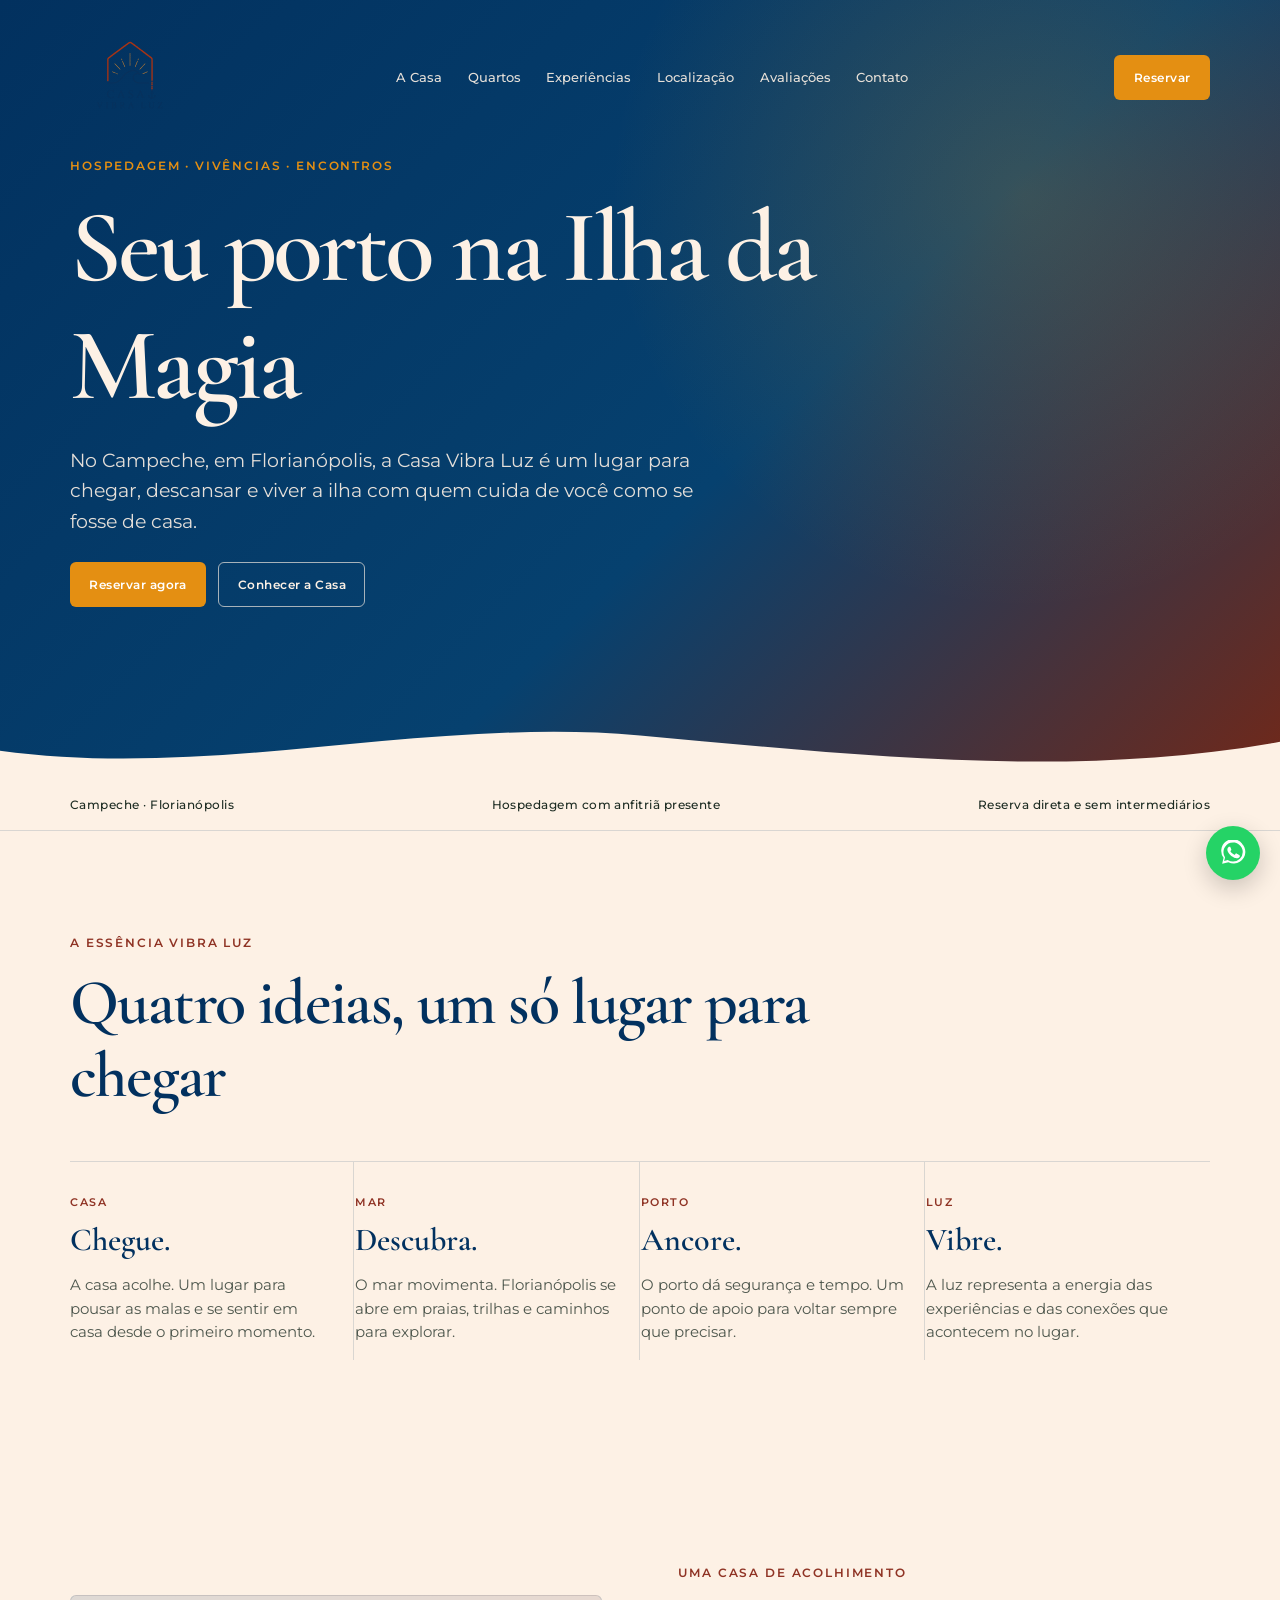
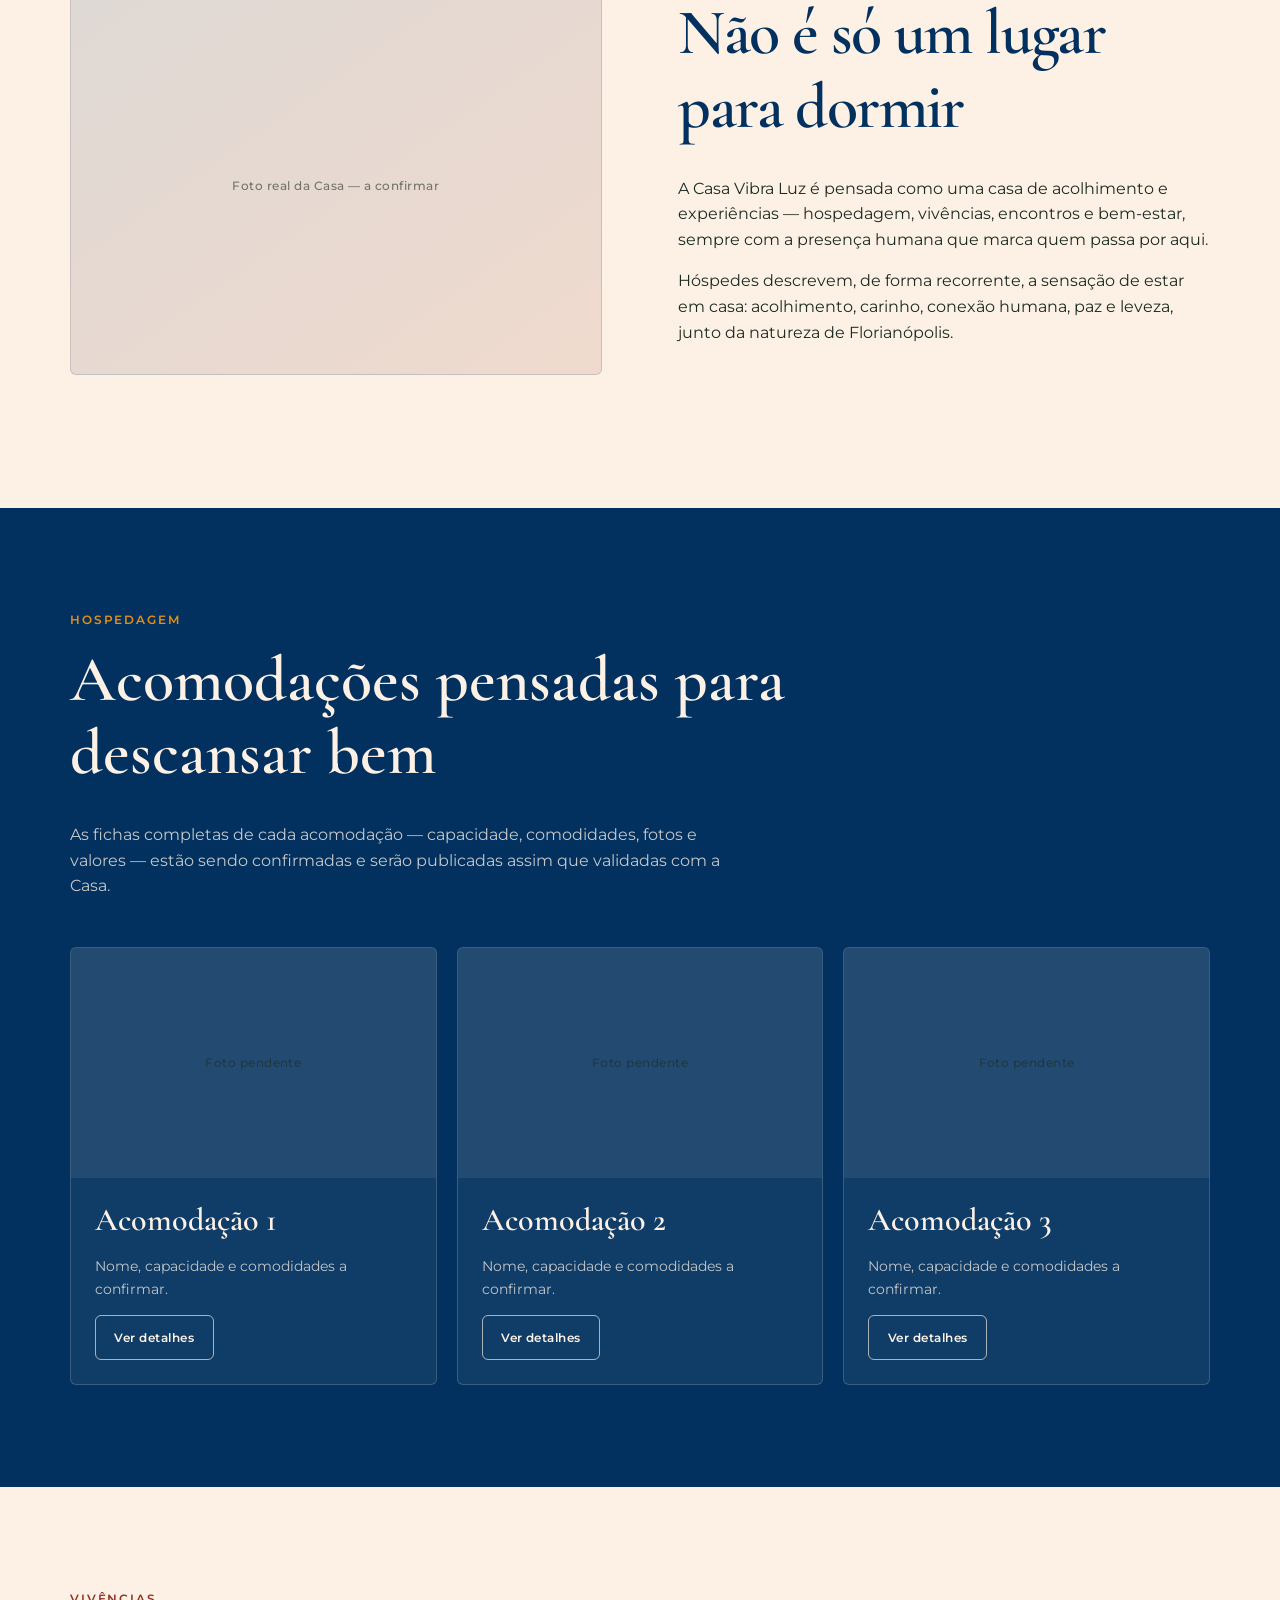
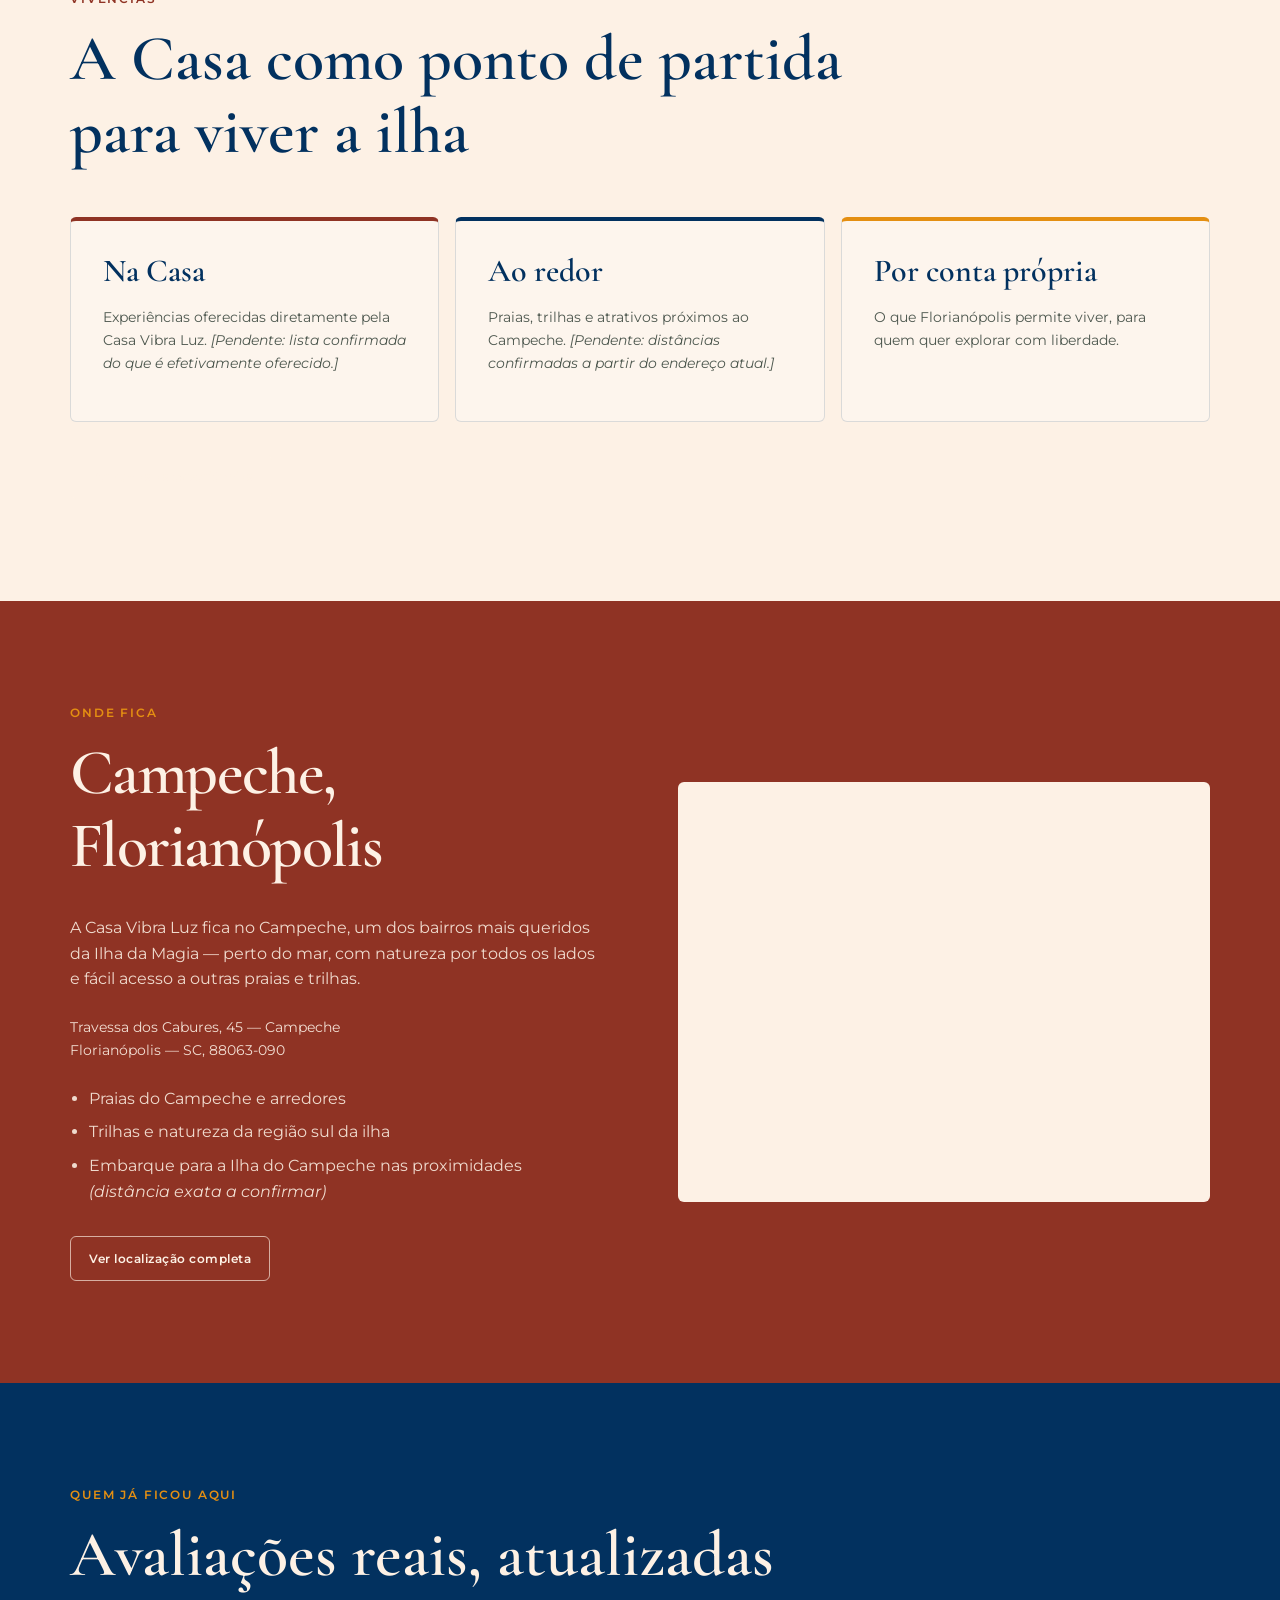
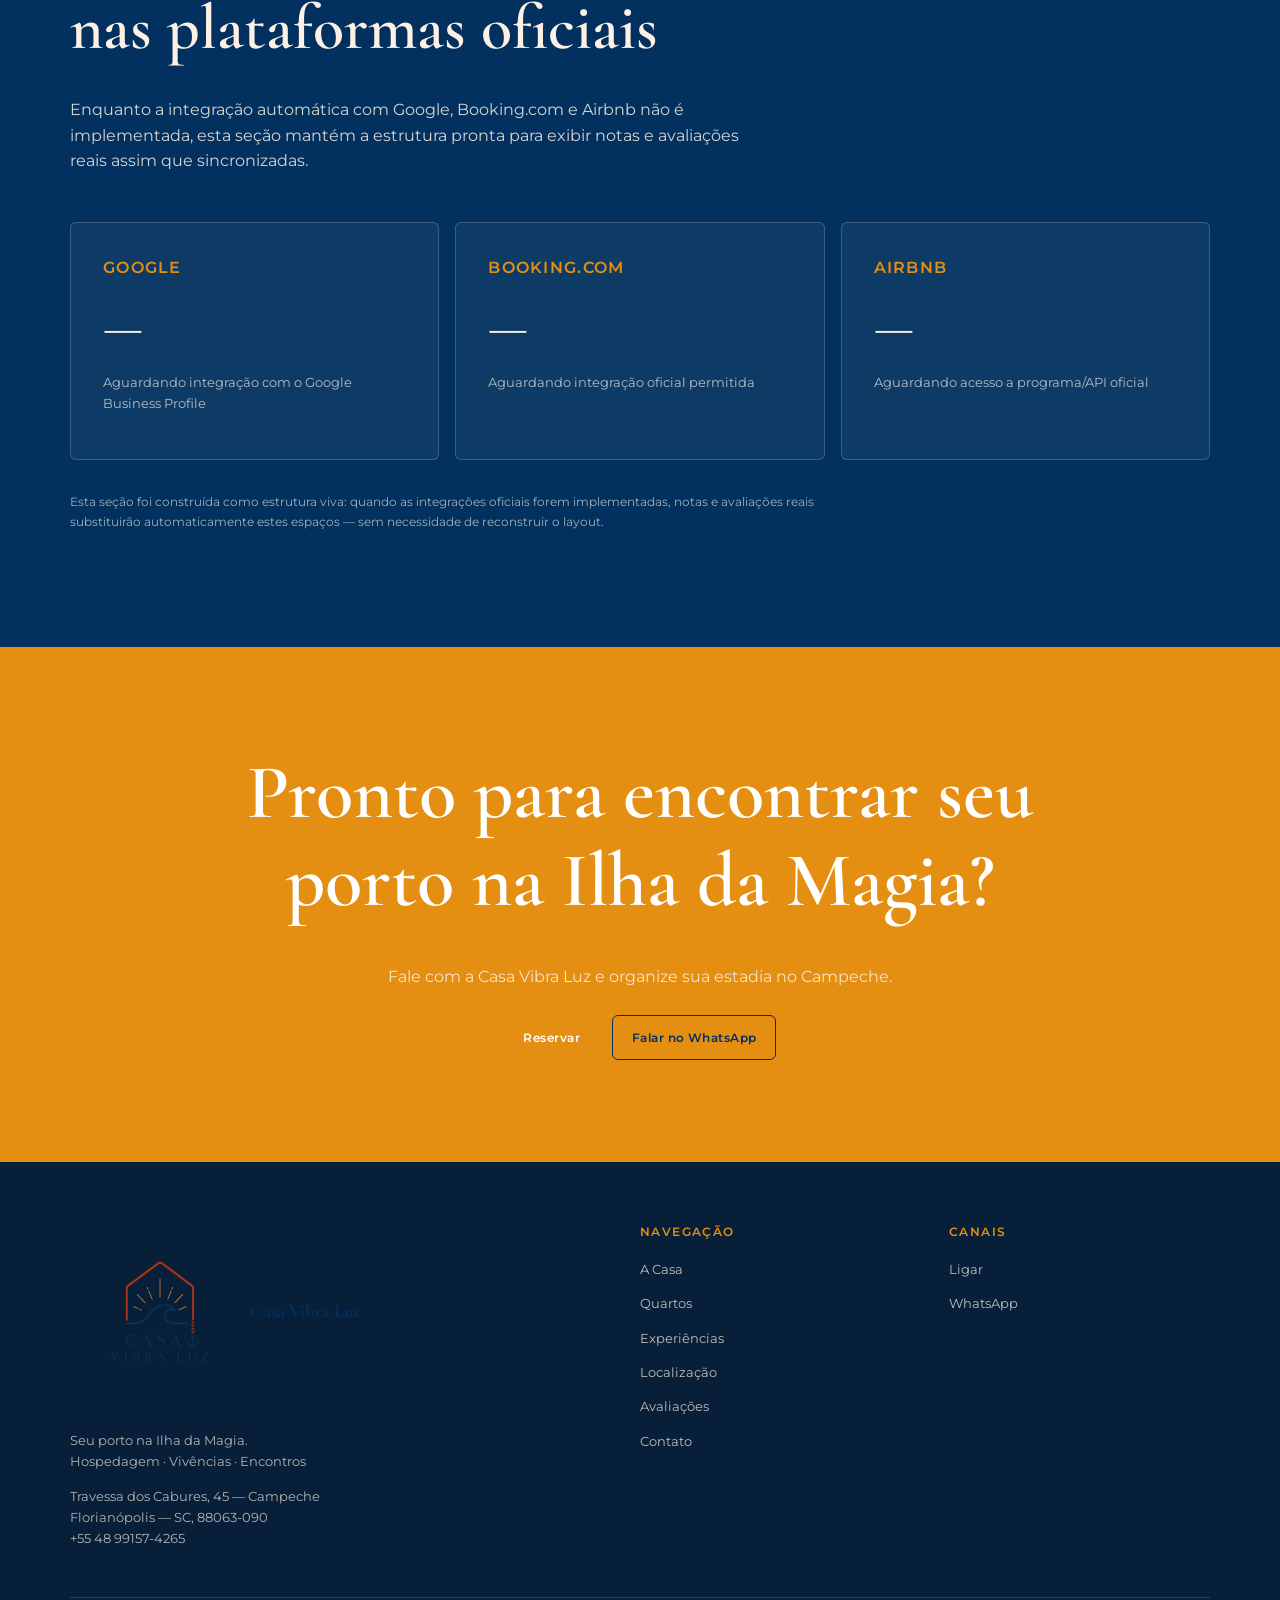
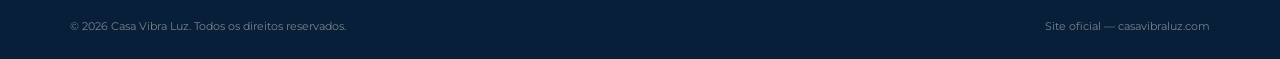
<file: index.html>
<!DOCTYPE html>
<html lang="pt-BR">

<head>

<meta charset="UTF-8">

<meta name="viewport" content="width=device-width, initial-scale=1.0">

<title>Casa Vibra Luz — Seu porto na Ilha da Magia | Hospedagem em Florianópolis</title>

<meta
  name="description"
  content="Casa Vibra Luz: hospedagem, vivências e encontros no Campeche, Florianópolis. Acolhimento, natureza e conexão a poucos minutos das melhores praias da Ilha da Magia."
>

<link rel="canonical" href="https://casavibraluz.com/">

<!-- Favicon / identidade da marca -->

<link
  rel="icon"
  type="image/svg+xml"
  href="logo-casa-vibra-luz-vetorizado.svg"
>

<link
  rel="apple-touch-icon"
  href="logo-casa-vibra-luz-vetorizado.svg"
>


<!-- Open Graph -->

<meta property="og:type" content="website">

<meta property="og:site_name" content="Casa Vibra Luz">

<meta
  property="og:title"
  content="Casa Vibra Luz — Seu porto na Ilha da Magia"
>

<meta
  property="og:description"
  content="Hospedagem, vivências e encontros no Campeche, Florianópolis."
>

<meta property="og:locale" content="pt_BR">

<meta
  property="og:image"
  content="logo-casa-vibra-luz-vetorizado.svg"
>


<!-- Fontes -->

<link rel="preconnect" href="https://fonts.googleapis.com">

<link
  rel="preconnect"
  href="https://fonts.gstatic.com"
  crossorigin
>

<link
  href="https://fonts.googleapis.com/css2?family=Cormorant+Garamond:wght@500;600;700&family=Montserrat:wght@400;500;600;700&display=swap"
  rel="stylesheet"
>


<link rel="stylesheet" href="css/styles.css">


<!-- Dados estruturados -->

<script type="application/ld+json">
{
  "@context": "https://schema.org",
  "@type": "LodgingBusiness",
  "name": "Casa Vibra Luz",
  "description": "Hospedagem, vivências e encontros no Campeche, Florianópolis — Ilha da Magia.",
  "url": "https://casavibraluz.com",
  "telephone": "+55 48 99157-4265",
  "address": {
    "@type": "PostalAddress",
    "streetAddress": "Travessa dos Cabures, 45",
    "addressLocality": "Campeche, Florianópolis",
    "addressRegion": "SC",
    "postalCode": "88063-090",
    "addressCountry": "BR"
  }
}
</script>

</head>


<body>


<a
  class="somente-leitor"
  href="#conteudo-principal"
>
  Pular para o conteúdo
</a>


<!-- =====================================================
     CABEÇALHO
===================================================== -->

<header class="cabecalho">

  <div class="container">


    <!-- MARCA -->

    <a
      href="index.html"
      class="marca"
      aria-label="Casa Vibra Luz - início"
    >

      <img
        src="logo-casa-vibra-luz-vetorizado.svg"
        alt="Casa Vibra Luz"
        class="marca-logo"
      >

    </a>


    <!-- NAVEGAÇÃO DESKTOP -->

    <nav
      class="nav-principal"
      aria-label="Navegação principal"
    >

      <a href="a-casa.html">
        A Casa
      </a>

      <a href="quartos.html">
        Quartos
      </a>

      <a href="experiencias.html">
        Experiências
      </a>

      <a href="localizacao.html">
        Localização
      </a>

      <a href="avaliacoes.html">
        Avaliações
      </a>

      <a href="contato.html">
        Contato
      </a>

    </nav>


    <!-- AÇÕES -->

    <div class="cabecalho-acoes">

      <a
        href="contato.html#reservar"
        class="btn btn-primario"
      >
        Reservar
      </a>

      <button
        class="botao-menu"
        aria-label="Abrir menu"
        aria-expanded="false"
      >
        Menu
      </button>

    </div>

  </div>

</header>


<!-- =====================================================
     MENU MOBILE
===================================================== -->

<div
  class="menu-mobile"
  id="menu-mobile"
>


  <button
    class="fechar-menu"
    aria-label="Fechar menu"
  >
    Fechar
  </button>


  <!-- Logo dentro do menu -->

  <div class="menu-mobile-marca">

    <img
      src="logo-casa-vibra-luz-vetorizado.svg"
      alt="Casa Vibra Luz"
      class="menu-logo"
    >

  </div>


  <!-- Navegação mobile -->

  <nav aria-label="Navegação mobile">

    <a href="a-casa.html">
      A Casa
    </a>

    <a href="quartos.html">
      Quartos
    </a>

    <a href="experiencias.html">
      Experiências
    </a>

    <a href="localizacao.html">
      Localização
    </a>

    <a href="avaliacoes.html">
      Avaliações
    </a>

    <a href="contato.html">
      Contato
    </a>

  </nav>


  <div class="cabecalho-acoes">

    <a
      href="contato.html#reservar"
      class="btn btn-primario"
    >
      Reservar
    </a>

  </div>

</div>


<main id="conteudo-principal">


<!-- =====================================================
     HERO
===================================================== -->

<section class="hero">

  <div class="container hero-conteudo">

    <p class="hero-eyebrow">
      Hospedagem · Vivências · Encontros
    </p>

    <h1>
      Seu porto na Ilha da Magia
    </h1>

    <p>
      No Campeche, em Florianópolis, a Casa Vibra Luz é um lugar para chegar, descansar e viver a ilha com quem cuida de você como se fosse de casa.
    </p>

    <div class="hero-acoes">

      <a
        href="contato.html#reservar"
        class="btn btn-primario"
      >
        Reservar agora
      </a>

      <a
        href="a-casa.html"
        class="btn btn-secundario"
      >
        Conhecer a Casa
      </a>

    </div>

  </div>


  <!-- Onda inspirada no símbolo da marca -->

  <div
    class="hero-onda"
    aria-hidden="true"
  >

    <svg
      viewBox="0 0 1440 110"
      xmlns="http://www.w3.org/2000/svg"
      preserveAspectRatio="none"
      style="width:100%;height:70px;display:block;"
    >

      <path
        d="M0,64 C240,110 480,10 720,40 C960,70 1200,110 1440,50 L1440,110 L0,110 Z"
        fill="#FDF1E5"
      ></path>

    </svg>

  </div>

</section>


<!-- =====================================================
     FAIXA DE CONFIANÇA
===================================================== -->

<div class="faixa-confianca">

  <div class="container">

    <span>
      Campeche · Florianópolis
    </span>

    <span>
      Hospedagem com anfitriã presente
    </span>

    <span>
      Reserva direta e sem intermediários
    </span>

  </div>

</div>


<!-- =====================================================
     LEITURA ESTRATÉGICA
===================================================== -->

<section class="leitura">

  <div class="container">

    <p class="eyebrow">
      A essência Vibra Luz
    </p>

    <h2 class="max-largura-texto">
      Quatro ideias, um só lugar para chegar
    </h2>

    <div class="leitura-grade">

      <div class="leitura-item">

        <p class="passo">
          Casa
        </p>

        <h3>
          Chegue.
        </h3>

        <p>
          A casa acolhe. Um lugar para pousar as malas e se sentir em casa desde o primeiro momento.
        </p>

      </div>


      <div class="leitura-item">

        <p class="passo">
          Mar
        </p>

        <h3>
          Descubra.
        </h3>

        <p>
          O mar movimenta. Florianópolis se abre em praias, trilhas e caminhos para explorar.
        </p>

      </div>


      <div class="leitura-item">

        <p class="passo">
          Porto
        </p>

        <h3>
          Ancore.
        </h3>

        <p>
          O porto dá segurança e tempo. Um ponto de apoio para voltar sempre que precisar.
        </p>

      </div>


      <div class="leitura-item">

        <p class="passo">
          Luz
        </p>

        <h3>
          Vibre.
        </h3>

        <p>
          A luz representa a energia das experiências e das conexões que acontecem no lugar.
        </p>

      </div>

    </div>

  </div>

</section>


<!-- =====================================================
     A CASA
===================================================== -->

<section class="secao-casa">

  <div class="container">

    <div class="duas-colunas">

      <div class="midia-espaco">

        <span class="rotulo-placeholder">
          Foto real da Casa — a confirmar
        </span>

      </div>


      <div>

        <p class="eyebrow">
          Uma casa de acolhimento
        </p>

        <h2>
          Não é só um lugar para dormir
        </h2>

        <p>
          A Casa Vibra Luz é pensada como uma casa de acolhimento e experiências — hospedagem, vivências, encontros e bem-estar, sempre com a presença humana que marca quem passa por aqui.
        </p>

        <p>
          Hóspedes descrevem, de forma recorrente, a sensação de estar em casa: acolhimento, carinho, conexão humana, paz e leveza, junto da natureza de Florianópolis.
        </p>

        <a
          href="a-casa.html"
          class="btn btn-secundario claro"
        >
          Conhecer a Casa
        </a>

      </div>

    </div>

  </div>

</section>


<!-- =====================================================
     QUARTOS
===================================================== -->

<section
  class="secao-quartos"
  id="quartos"
>

  <div class="container">

    <p class="eyebrow">
      Hospedagem
    </p>

    <h2 class="max-largura-texto">
      Acomodações pensadas para descansar bem
    </h2>

    <p style="color:rgba(253,241,229,0.78)">
      As fichas completas de cada acomodação — capacidade, comodidades, fotos e valores — estão sendo confirmadas e serão publicadas assim que validadas com a Casa.
    </p>

    <div class="grade-cards">

      <article class="card-quarto">

        <div class="midia-espaco">

          <span class="rotulo-placeholder">
            Foto pendente
          </span>

        </div>

        <div class="card-quarto-corpo">

          <h3>
            Acomodação 1
          </h3>

          <p>
            Nome, capacidade e comodidades a confirmar.
          </p>

          <a
            href="quartos.html"
            class="btn btn-secundario"
          >
            Ver detalhes
          </a>

        </div>

      </article>


      <article class="card-quarto">

        <div class="midia-espaco">

          <span class="rotulo-placeholder">
            Foto pendente
          </span>

        </div>

        <div class="card-quarto-corpo">

          <h3>
            Acomodação 2
          </h3>

          <p>
            Nome, capacidade e comodidades a confirmar.
          </p>

          <a
            href="quartos.html"
            class="btn btn-secundario"
          >
            Ver detalhes
          </a>

        </div>

      </article>


      <article class="card-quarto">

        <div class="midia-espaco">

          <span class="rotulo-placeholder">
            Foto pendente
          </span>

        </div>

        <div class="card-quarto-corpo">

          <h3>
            Acomodação 3
          </h3>

          <p>
            Nome, capacidade e comodidades a confirmar.
          </p>

          <a
            href="quartos.html"
            class="btn btn-secundario"
          >
            Ver detalhes
          </a>

        </div>

      </article>

    </div>

  </div>

</section>


<!-- =====================================================
     EXPERIÊNCIAS
===================================================== -->

<section class="secao-experiencias">

  <div class="container">

    <p class="eyebrow">
      Vivências
    </p>

    <h2 class="max-largura-texto">
      A Casa como ponto de partida para viver a ilha
    </h2>

    <div class="camadas">

      <div class="camada">

        <h3>
          Na Casa
        </h3>

        <p>
          Experiências oferecidas diretamente pela Casa Vibra Luz.

          <em>
            [Pendente: lista confirmada do que é efetivamente oferecido.]
          </em>
        </p>

      </div>


      <div class="camada">

        <h3>
          Ao redor
        </h3>

        <p>
          Praias, trilhas e atrativos próximos ao Campeche.

          <em>
            [Pendente: distâncias confirmadas a partir do endereço atual.]
          </em>
        </p>

      </div>


      <div class="camada">

        <h3>
          Por conta própria
        </h3>

        <p>
          O que Florianópolis permite viver, para quem quer explorar com liberdade.
        </p>

      </div>

    </div>


    <a
      href="experiencias.html"
      class="btn btn-secundario claro mt-grande"
      style="margin-top:2rem;"
    >
      Ver todas as experiências
    </a>

  </div>

</section>


<!-- =====================================================
     LOCALIZAÇÃO
===================================================== -->

<section class="secao-localizacao">

  <div class="container">

    <div class="duas-colunas">

      <div>

        <p class="eyebrow">
          Onde fica
        </p>

        <h2>
          Campeche, Florianópolis
        </h2>

        <p>
          A Casa Vibra Luz fica no Campeche, um dos bairros mais queridos da Ilha da Magia — perto do mar, com natureza por todos os lados e fácil acesso a outras praias e trilhas.
        </p>

        <address>

          Travessa dos Cabures, 45 — Campeche<br>

          Florianópolis — SC, 88063-090

        </address>

        <ul class="lista-territorio">

          <li>
            Praias do Campeche e arredores
          </li>

          <li>
            Trilhas e natureza da região sul da ilha
          </li>

          <li>
            Embarque para a Ilha do Campeche nas proximidades

            <em>
              (distância exata a confirmar)
            </em>

          </li>

        </ul>

        <a
          href="localizacao.html"
          class="btn btn-secundario claro"
          style="margin-top:1.5rem;"
        >
          Ver localização completa
        </a>

      </div>


      <div class="mapa-caixa">

        <iframe
          title="Mapa — Casa Vibra Luz, Campeche, Florianópolis"
          src="https://www.google.com/maps?q=Travessa+dos+Cabures,+45,+Campeche,+Florian%C3%B3polis+-+SC,+88063-090&output=embed"
          loading="lazy"
          referrerpolicy="no-referrer-when-downgrade"
        >
        </iframe>

      </div>

    </div>

  </div>

</section>


<!-- =====================================================
     PROVA SOCIAL
===================================================== -->

<section class="secao-prova">

  <div class="container">

    <p class="eyebrow">
      Quem já ficou aqui
    </p>

    <h2 class="max-largura-texto">
      Avaliações reais, atualizadas nas plataformas oficiais
    </h2>

    <p style="color:rgba(253,241,229,0.85)">
      Enquanto a integração automática com Google, Booking.com e Airbnb não é implementada, esta seção mantém a estrutura pronta para exibir notas e avaliações reais assim que sincronizadas.
    </p>

    <div class="fontes-avaliacao">

      <div class="fonte-card">

        <p class="plataforma">
          Google
        </p>

        <p class="nota-pendente">
          —
        </p>

        <p class="status">
          Aguardando integração com o Google Business Profile
        </p>

      </div>


      <div class="fonte-card">

        <p class="plataforma">
          Booking.com
        </p>

        <p class="nota-pendente">
          —
        </p>

        <p class="status">
          Aguardando integração oficial permitida
        </p>

      </div>


      <div class="fonte-card">

        <p class="plataforma">
          Airbnb
        </p>

        <p class="nota-pendente">
          —
        </p>

        <p class="status">
          Aguardando acesso a programa/API oficial
        </p>

      </div>

    </div>


    <p class="aviso-integracao">
      Esta seção foi construída como estrutura viva: quando as integrações oficiais forem implementadas, notas e avaliações reais substituirão automaticamente estes espaços — sem necessidade de reconstruir o layout.
    </p>

  </div>

</section>


<!-- =====================================================
     CTA FINAL
===================================================== -->

<section class="secao-cta-final">

  <div class="container">

    <h2>
      Pronto para encontrar seu porto na Ilha da Magia?
    </h2>

    <p style="color:rgba(253,241,229,0.85)">
      Fale com a Casa Vibra Luz e organize sua estadia no Campeche.
    </p>

    <div class="hero-acoes">

      <a
        href="contato.html#reservar"
        class="btn btn-primario"
      >
        Reservar
      </a>

      <a
        href="contato.html"
        class="btn btn-secundario"
      >
        Falar no WhatsApp
      </a>

    </div>

  </div>

</section>


</main>


<!-- =====================================================
     RODAPÉ
===================================================== -->

<footer class="rodape">

  <div class="container">

    <div class="rodape-grade">


      <div>

        <div class="rodape-marca">

          <img
            src="logo-casa-vibra-luz-vetorizado.svg"
            alt="Casa Vibra Luz"
            class="rodape-logo"
          >

          <h3 class="marca-nome">
            Casa Vibra Luz
          </h3>

        </div>


        <p>
          Seu porto na Ilha da Magia.<br>
          Hospedagem · Vivências · Encontros
        </p>


        <address>

          Travessa dos Cabures, 45 — Campeche<br>

          Florianópolis — SC, 88063-090<br>

          <a href="tel:+5548991574265">
            +55 48 99157-4265
          </a>

        </address>

      </div>


      <div>

        <h3>
          Navegação
        </h3>


        <ul>

          <li>
            <a href="a-casa.html">
              A Casa
            </a>
          </li>

          <li>
            <a href="quartos.html">
              Quartos
            </a>
          </li>

          <li>
            <a href="experiencias.html">
              Experiências
            </a>
          </li>

          <li>
            <a href="localizacao.html">
              Localização
            </a>
          </li>

          <li>
            <a href="avaliacoes.html">
              Avaliações
            </a>
          </li>

          <li>
            <a href="contato.html">
              Contato
            </a>
          </li>

        </ul>

      </div>


      <div>

        <h3>
          Canais
        </h3>


        <ul>

          <li>
            <a href="tel:+5548991574265">
              Ligar
            </a>
          </li>

          <li>

            <a
              href="https://wa.me/5548991574265"
              target="_blank"
              rel="noopener"
            >
              WhatsApp
            </a>

          </li>

        </ul>

      </div>


    </div>


    <div class="rodape-base">

      <span>

        &copy;

        <span data-ano-atual>
          2026
        </span>

        Casa Vibra Luz. Todos os direitos reservados.

      </span>


      <span>
        Site oficial — casavibraluz.com
      </span>

    </div>

  </div>

</footer>


<!-- =====================================================
     WHATSAPP
===================================================== -->

<a
  class="whatsapp-flutuante"
  href="https://wa.me/5548991574265"
  target="_blank"
  rel="noopener"
  aria-label="Falar no WhatsApp"
>

  <svg
    width="26"
    height="26"
    viewBox="0 0 24 24"
    fill="none"
    xmlns="http://www.w3.org/2000/svg"
    aria-hidden="true"
  >

    <path
      d="M20.5 3.5A10.7 10.7 0 0 0 3.3 16.4L2 22l5.8-1.5a10.7 10.7 0 0 0 15.6-9.5c0-2.9-1.1-5.6-3.1-7.6Zm-8.4 16.4h-.1a8.9 8.9 0 0 1-4.5-1.2l-.3-.2-3.4.9.9-3.3-.2-.3a8.9 8.9 0 1 1 16.5-4.7 8.9 8.9 0 0 1-8.9 8.8Zm4.9-6.6c-.3-.1-1.6-.8-1.8-.9-.2-.1-.4-.1-.6.1-.2.3-.7.9-.8 1-.2.2-.3.2-.5.1a7.2 7.2 0 0 1-2.1-1.3 8 8 0 0 1-1.5-1.8c-.1-.2 0-.4.1-.5l.4-.4c.1-.2.2-.3.2-.5.1-.2 0-.4 0-.5l-.8-1.9c-.2-.5-.4-.4-.6-.4h-.5c-.2 0-.5.1-.7.3-.3.3-1 1-1 2.3s1 2.7 1.1 2.9c.1.2 2 3.1 4.9 4.3.7.3 1.2.5 1.7.6.7.2 1.3.2 1.8.1.5-.1 1.6-.7 1.9-1.3.2-.6.2-1.1.2-1.2-.1-.1-.3-.2-.6-.3Z"
      fill="currentColor"
    ></path>

  </svg>

</a>


<!-- =====================================================
     JAVASCRIPT
===================================================== -->

<script src="js/main.js"></script>


</body>

</html>
</file>
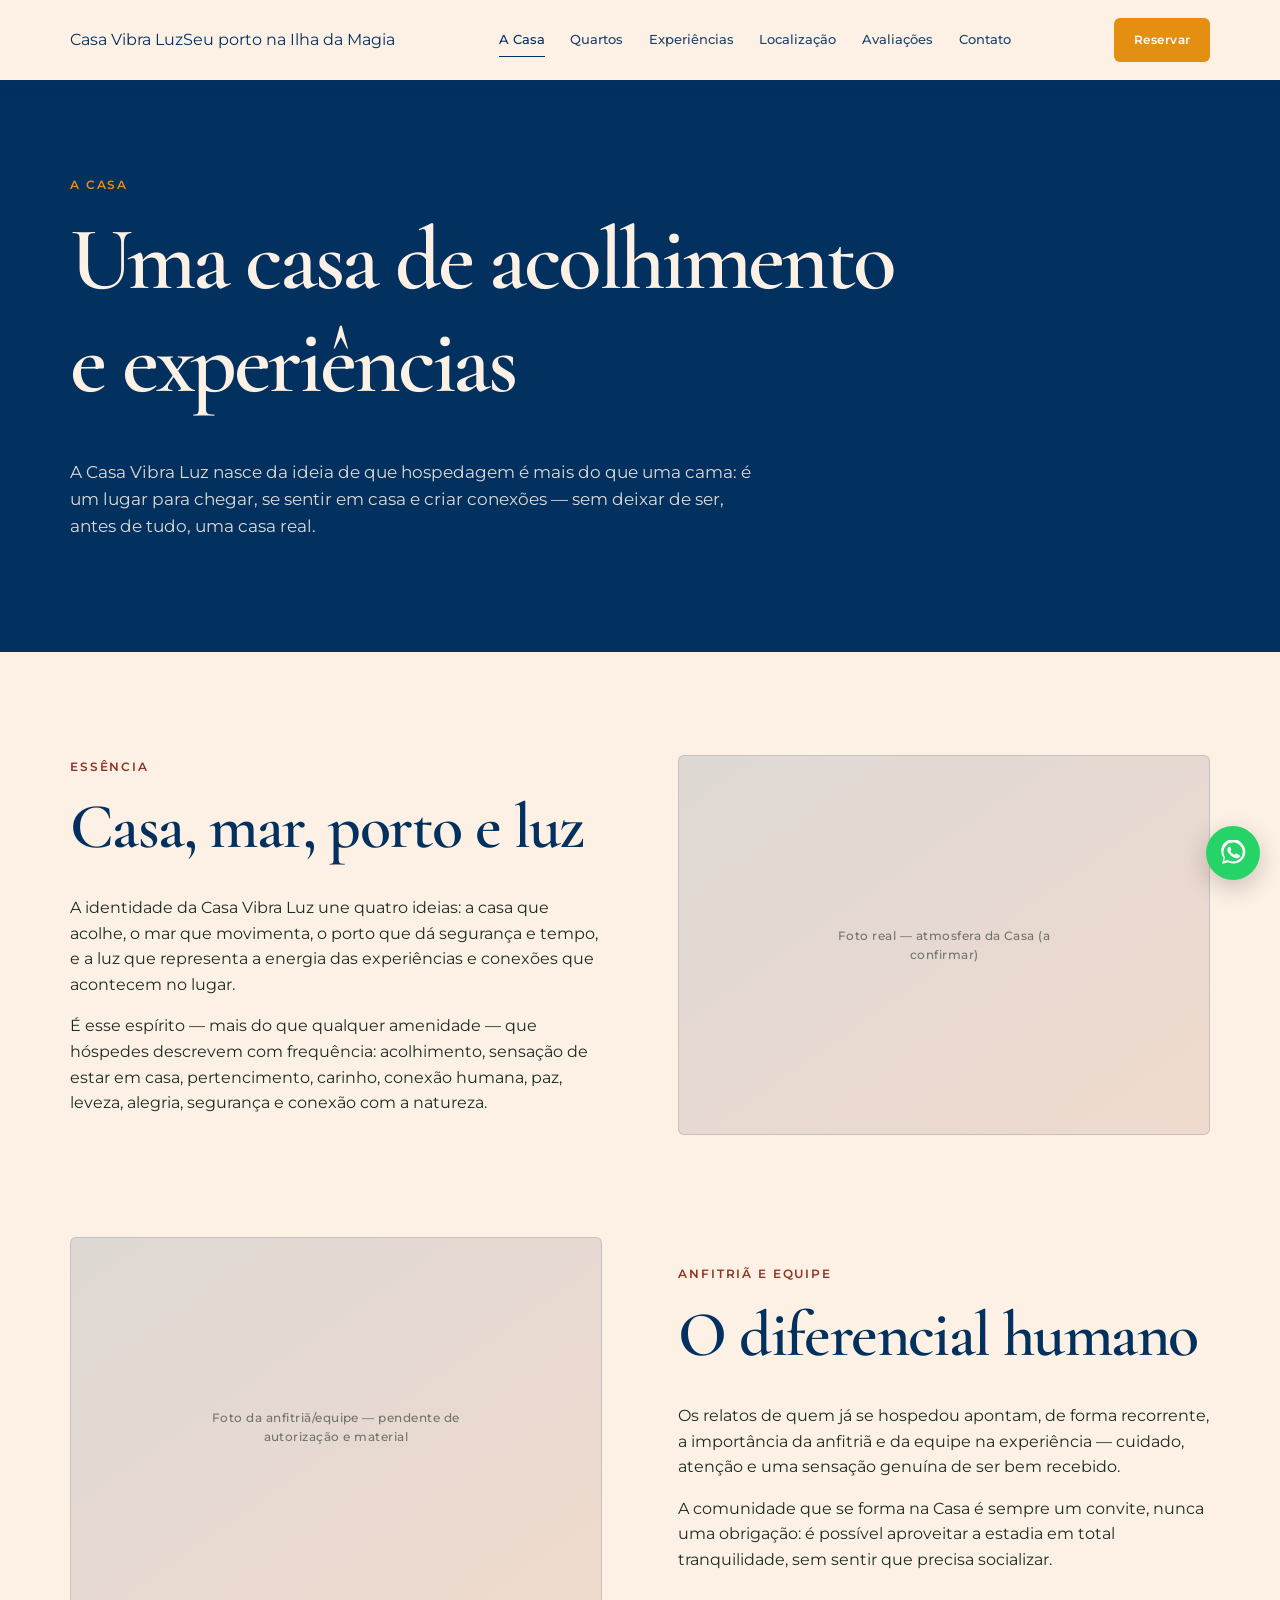
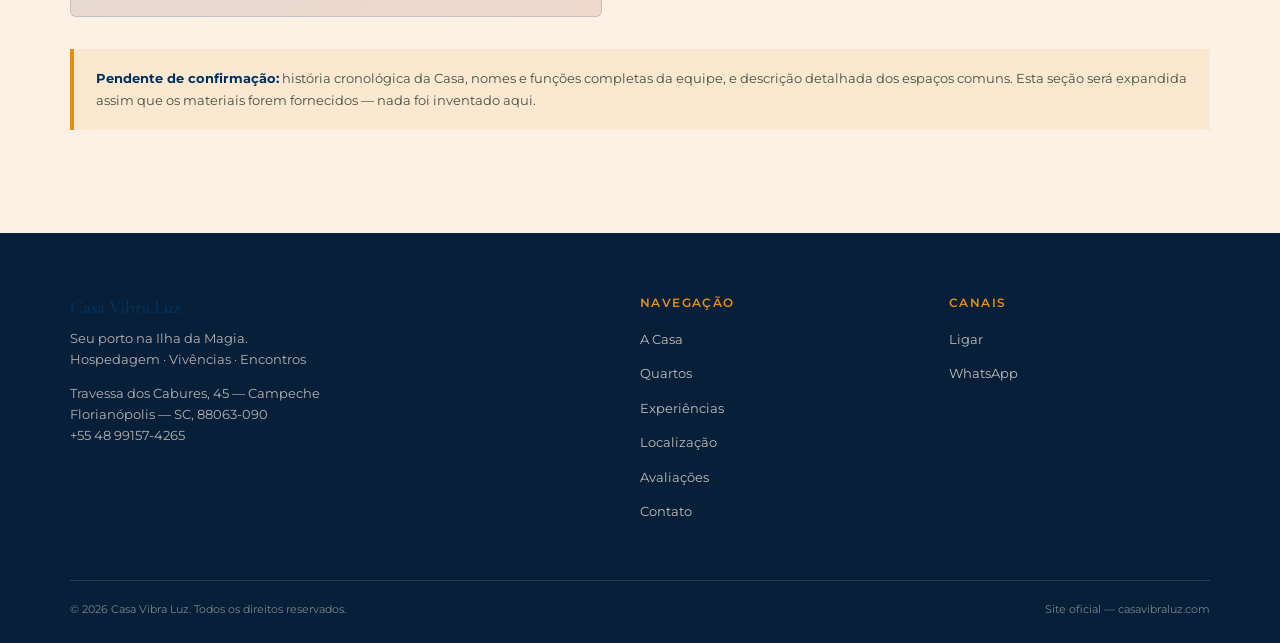
<file: a-casa.html>
<!DOCTYPE html>
<html lang="pt-BR">
<head>
<meta charset="UTF-8">
<meta name="viewport" content="width=device-width, initial-scale=1.0">
<title>A Casa — Casa Vibra Luz | Hospedagem no Campeche, Florianópolis</title>
<meta name="description" content="Conheça a Casa Vibra Luz: acolhimento, atmosfera e o espírito de uma casa de acolhimento e experiências no Campeche, Florianópolis.">
<link rel="canonical" href="https://casavibraluz.com/a-casa.html">
<link rel="preconnect" href="https://fonts.googleapis.com">
<link rel="preconnect" href="https://fonts.gstatic.com" crossorigin>
<link href="https://fonts.googleapis.com/css2?family=Cormorant+Garamond:wght@500;600;700&family=Montserrat:wght@400;500;600;700&display=swap" rel="stylesheet">
<link rel="stylesheet" href="css/styles.css">
</head>
<body class="pagina-interna">

<a class="somente-leitor" href="#conteudo-principal">Pular para o conteúdo</a>

<header class="cabecalho rolado">
  <div class="container">
    <a href="index.html" class="marca">
      <span class="marca-nome">Casa Vibra Luz</span>
      <span class="marca-assinatura">Seu porto na Ilha da Magia</span>
    </a>
    <nav class="nav-principal" aria-label="Navegação principal">
      <a href="a-casa.html" class="ativo">A Casa</a>
      <a href="quartos.html">Quartos</a>
      <a href="experiencias.html">Experiências</a>
      <a href="localizacao.html">Localização</a>
      <a href="avaliacoes.html">Avaliações</a>
      <a href="contato.html">Contato</a>
    </nav>
    <div class="cabecalho-acoes">
      <a href="contato.html#reservar" class="btn btn-primario">Reservar</a>
      <button class="botao-menu" aria-label="Abrir menu" aria-expanded="false">Menu</button>
    </div>
  </div>
</header>

<div class="menu-mobile" id="menu-mobile">
  <button class="fechar-menu" aria-label="Fechar menu">Fechar</button>
  <nav aria-label="Navegação mobile">
    <a href="a-casa.html">A Casa</a>
    <a href="quartos.html">Quartos</a>
    <a href="experiencias.html">Experiências</a>
    <a href="localizacao.html">Localização</a>
    <a href="avaliacoes.html">Avaliações</a>
    <a href="contato.html">Contato</a>
  </nav>
  <div class="cabecalho-acoes">
    <a href="contato.html#reservar" class="btn btn-primario">Reservar</a>
  </div>
</div>

<main id="conteudo-principal">
  <section class="cabecalho-pagina">
    <div class="container">
      <p class="hero-eyebrow">A Casa</p>
      <h1>Uma casa de acolhimento e experiências</h1>
      <p>A Casa Vibra Luz nasce da ideia de que hospedagem é mais do que uma cama: é um lugar para chegar, se sentir em casa e criar conexões — sem deixar de ser, antes de tudo, uma casa real.</p>
    </div>
  </section>

  <section class="secao-casa">
    <div class="container">
      <div class="duas-colunas">
        <div>
          <p class="eyebrow">Essência</p>
          <h2>Casa, mar, porto e luz</h2>
          <p>A identidade da Casa Vibra Luz une quatro ideias: a casa que acolhe, o mar que movimenta, o porto que dá segurança e tempo, e a luz que representa a energia das experiências e conexões que acontecem no lugar.</p>
          <p>É esse espírito — mais do que qualquer amenidade — que hóspedes descrevem com frequência: acolhimento, sensação de estar em casa, pertencimento, carinho, conexão humana, paz, leveza, alegria, segurança e conexão com a natureza.</p>
        </div>
        <div class="midia-espaco">
          <span class="rotulo-placeholder">Foto real — atmosfera da Casa (a confirmar)</span>
        </div>
      </div>
    </div>
  </section>

  <section class="secao-casa" style="padding-top:0;">
    <div class="container">
      <div class="duas-colunas inverter">
        <div>
          <p class="eyebrow">Anfitriã e equipe</p>
          <h2>O diferencial humano</h2>
          <p>Os relatos de quem já se hospedou apontam, de forma recorrente, a importância da anfitriã e da equipe na experiência — cuidado, atenção e uma sensação genuína de ser bem recebido.</p>
          <p>A comunidade que se forma na Casa é sempre um convite, nunca uma obrigação: é possível aproveitar a estadia em total tranquilidade, sem sentir que precisa socializar.</p>
        </div>
        <div class="midia-espaco">
          <span class="rotulo-placeholder">Foto da anfitriã/equipe — pendente de autorização e material</span>
        </div>
      </div>

      <div class="aviso-pendente">
        <strong>Pendente de confirmação:</strong> história cronológica da Casa, nomes e funções completas da equipe, e descrição detalhada dos espaços comuns. Esta seção será expandida assim que os materiais forem fornecidos — nada foi inventado aqui.
      </div>
    </div>
  </section>
</main>

<footer class="rodape">
  <div class="container">
    <div class="rodape-grade">
      <div>
        <h3 class="marca-nome">Casa Vibra Luz</h3>
        <p>Seu porto na Ilha da Magia.<br>Hospedagem · Vivências · Encontros</p>
        <address>
          Travessa dos Cabures, 45 — Campeche<br>
          Florianópolis — SC, 88063-090<br>
          <a href="tel:+5548991574265">+55 48 99157-4265</a>
        </address>
      </div>
      <div>
        <h3>Navegação</h3>
        <ul>
          <li><a href="a-casa.html">A Casa</a></li>
          <li><a href="quartos.html">Quartos</a></li>
          <li><a href="experiencias.html">Experiências</a></li>
          <li><a href="localizacao.html">Localização</a></li>
          <li><a href="avaliacoes.html">Avaliações</a></li>
          <li><a href="contato.html">Contato</a></li>
        </ul>
      </div>
      <div>
        <h3>Canais</h3>
        <ul>
          <li><a href="tel:+5548991574265">Ligar</a></li>
          <li><a href="https://wa.me/5548991574265" target="_blank" rel="noopener">WhatsApp</a></li>
        </ul>
      </div>
    </div>
    <div class="rodape-base">
      <span>&copy; <span data-ano-atual>2026</span> Casa Vibra Luz. Todos os direitos reservados.</span>
      <span>Site oficial — casavibraluz.com</span>
    </div>
  </div>
</footer>

<a class="whatsapp-flutuante" href="https://wa.me/5548991574265" target="_blank" rel="noopener" aria-label="Falar no WhatsApp">
  <svg width="26" height="26" viewBox="0 0 24 24" fill="none" xmlns="http://www.w3.org/2000/svg" aria-hidden="true">
    <path d="M20.5 3.5A10.7 10.7 0 0 0 3.3 16.4L2 22l5.8-1.5a10.7 10.7 0 0 0 15.6-9.5c0-2.9-1.1-5.6-3.1-7.6Zm-8.4 16.4h-.1a8.9 8.9 0 0 1-4.5-1.2l-.3-.2-3.4.9.9-3.3-.2-.3a8.9 8.9 0 1 1 16.5-4.7 8.9 8.9 0 0 1-8.9 8.8Zm4.9-6.6c-.3-.1-1.6-.8-1.8-.9-.2-.1-.4-.1-.6.1-.2.3-.7.9-.8 1-.2.2-.3.2-.5.1a7.2 7.2 0 0 1-2.1-1.3 8 8 0 0 1-1.5-1.8c-.1-.2 0-.4.1-.5l.4-.4c.1-.2.2-.3.2-.5.1-.2 0-.4 0-.5l-.8-1.9c-.2-.5-.4-.4-.6-.4h-.5c-.2 0-.5.1-.7.3-.3.3-1 1-1 2.3s1 2.7 1.1 2.9c.1.2 2 3.1 4.9 4.3.7.3 1.2.5 1.7.6.7.2 1.3.2 1.8.1.5-.1 1.6-.7 1.9-1.3.2-.6.2-1.1.2-1.2-.1-.1-.3-.2-.6-.3Z" fill="currentColor"/>
  </svg>
</a>

<script src="js/main.js"></script>
</body>
</html>
</file>
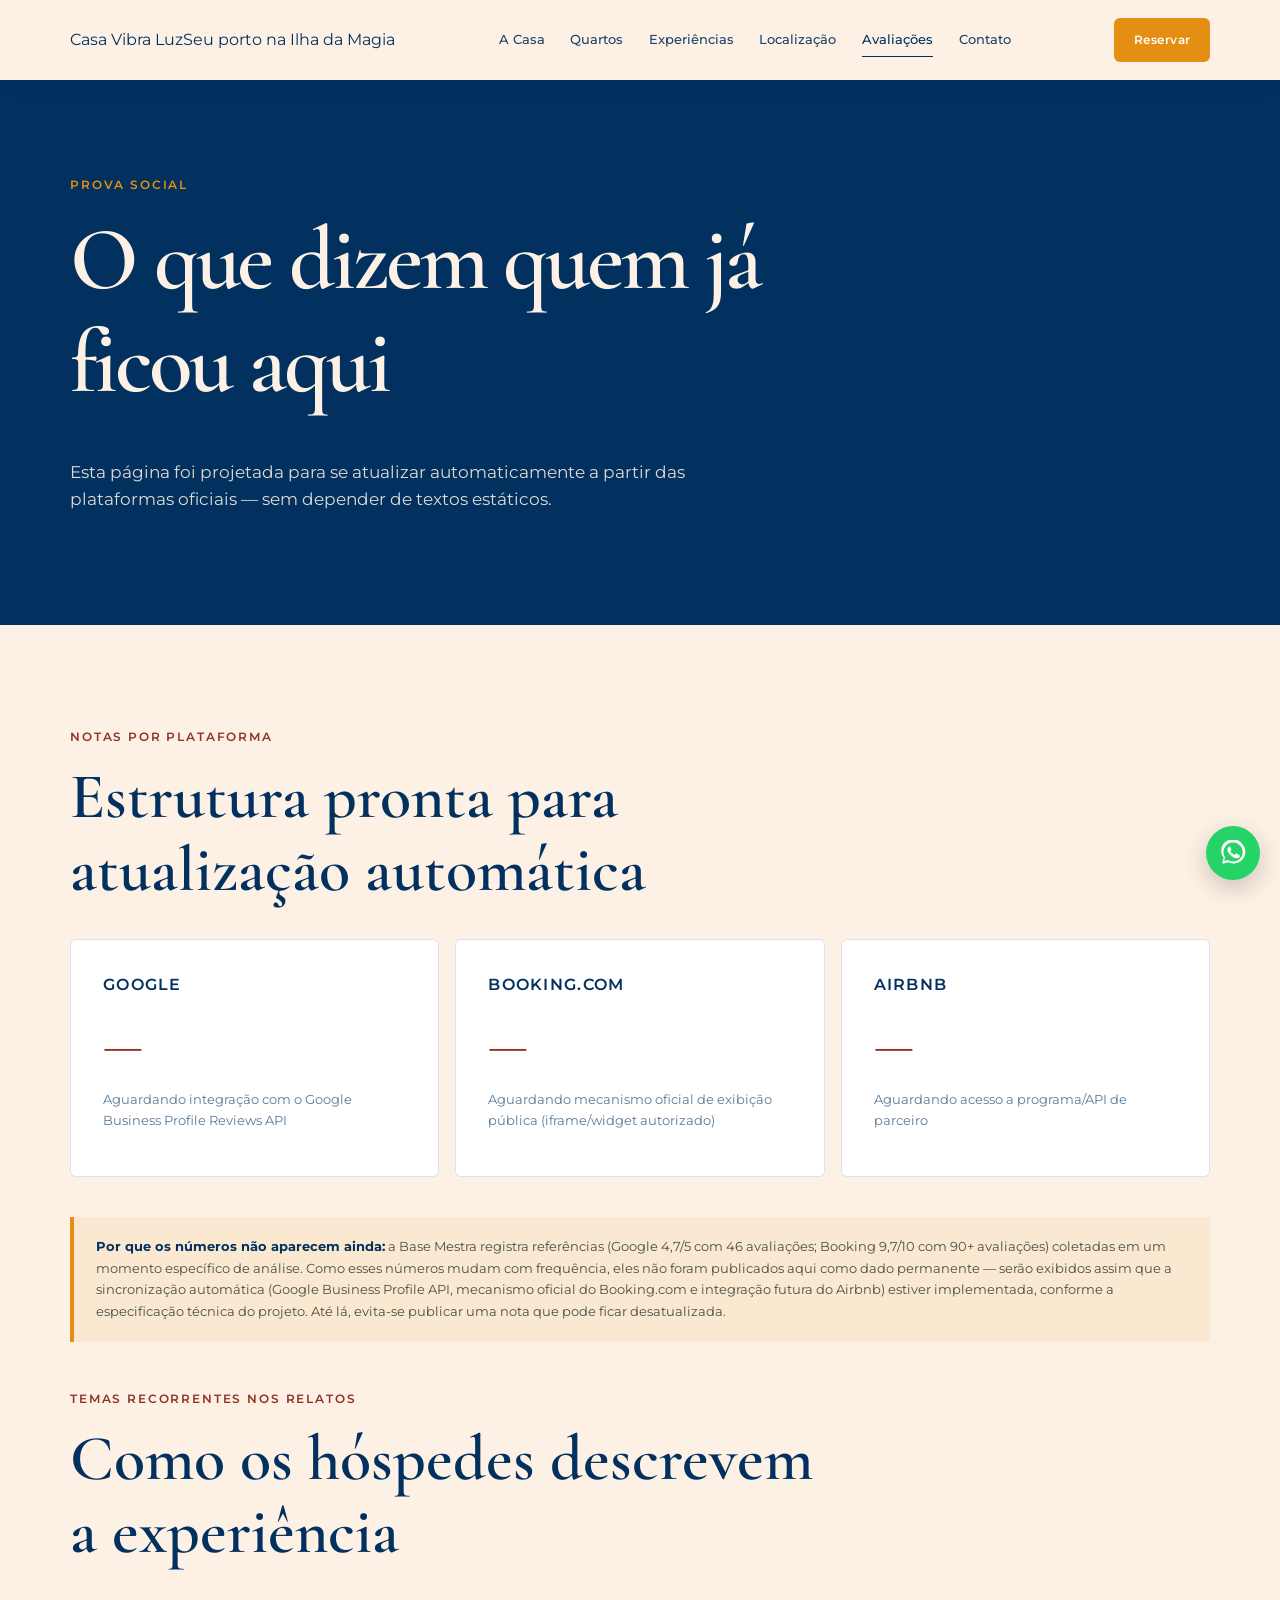
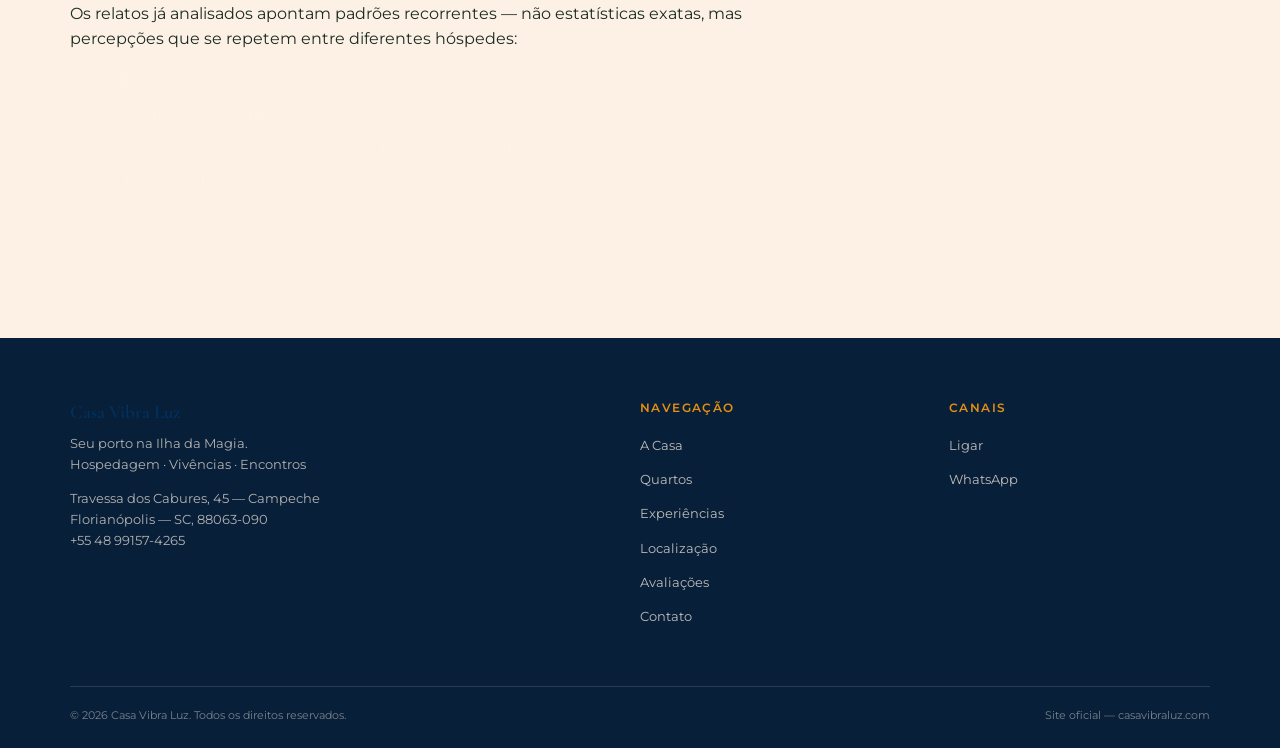
<file: avaliacoes.html>
<!DOCTYPE html>
<html lang="pt-BR">
<head>
<meta charset="UTF-8">
<meta name="viewport" content="width=device-width, initial-scale=1.0">
<title>Avaliações — Casa Vibra Luz</title>
<meta name="description" content="O que os hóspedes dizem sobre a Casa Vibra Luz no Google, Booking.com e Airbnb.">
<link rel="canonical" href="https://casavibraluz.com/avaliacoes.html">
<link rel="preconnect" href="https://fonts.googleapis.com">
<link rel="preconnect" href="https://fonts.gstatic.com" crossorigin>
<link href="https://fonts.googleapis.com/css2?family=Cormorant+Garamond:wght@500;600;700&family=Montserrat:wght@400;500;600;700&display=swap" rel="stylesheet">
<link rel="stylesheet" href="css/styles.css">
</head>
<body class="pagina-interna">

<a class="somente-leitor" href="#conteudo-principal">Pular para o conteúdo</a>

<header class="cabecalho rolado">
  <div class="container">
    <a href="index.html" class="marca">
      <span class="marca-nome">Casa Vibra Luz</span>
      <span class="marca-assinatura">Seu porto na Ilha da Magia</span>
    </a>
    <nav class="nav-principal" aria-label="Navegação principal">
      <a href="a-casa.html">A Casa</a>
      <a href="quartos.html">Quartos</a>
      <a href="experiencias.html">Experiências</a>
      <a href="localizacao.html">Localização</a>
      <a href="avaliacoes.html" class="ativo">Avaliações</a>
      <a href="contato.html">Contato</a>
    </nav>
    <div class="cabecalho-acoes">
      <a href="contato.html#reservar" class="btn btn-primario">Reservar</a>
      <button class="botao-menu" aria-label="Abrir menu" aria-expanded="false">Menu</button>
    </div>
  </div>
</header>

<div class="menu-mobile" id="menu-mobile">
  <button class="fechar-menu" aria-label="Fechar menu">Fechar</button>
  <nav aria-label="Navegação mobile">
    <a href="a-casa.html">A Casa</a>
    <a href="quartos.html">Quartos</a>
    <a href="experiencias.html">Experiências</a>
    <a href="localizacao.html">Localização</a>
    <a href="avaliacoes.html">Avaliações</a>
    <a href="contato.html">Contato</a>
  </nav>
  <div class="cabecalho-acoes">
    <a href="contato.html#reservar" class="btn btn-primario">Reservar</a>
  </div>
</div>

<main id="conteudo-principal">
  <section class="cabecalho-pagina">
    <div class="container">
      <p class="hero-eyebrow">Prova social</p>
      <h1>O que dizem quem já ficou aqui</h1>
      <p>Esta página foi projetada para se atualizar automaticamente a partir das plataformas oficiais — sem depender de textos estáticos.</p>
    </div>
  </section>

  <section class="secao-experiencias">
    <div class="container">
      <p class="eyebrow">Notas por plataforma</p>
      <h2 class="max-largura-texto">Estrutura pronta para atualização automática</h2>

      <div class="fontes-avaliacao" style="margin-top:2rem;">
        <div class="fonte-card" style="background:#fff;border-color:var(--linha-suave);color:var(--azul-marinho);">
          <p class="plataforma" style="color:var(--azul-marinho);">Google</p>
          <p class="nota-pendente" style="color:var(--terracota);">—</p>
          <p class="status" style="color:rgba(2,49,95,0.65);">Aguardando integração com o Google Business Profile Reviews API</p>
        </div>
        <div class="fonte-card" style="background:#fff;border-color:var(--linha-suave);color:var(--azul-marinho);">
          <p class="plataforma" style="color:var(--azul-marinho);">Booking.com</p>
          <p class="nota-pendente" style="color:var(--terracota);">—</p>
          <p class="status" style="color:rgba(2,49,95,0.65);">Aguardando mecanismo oficial de exibição pública (iframe/widget autorizado)</p>
        </div>
        <div class="fonte-card" style="background:#fff;border-color:var(--linha-suave);color:var(--azul-marinho);">
          <p class="plataforma" style="color:var(--azul-marinho);">Airbnb</p>
          <p class="nota-pendente" style="color:var(--terracota);">—</p>
          <p class="status" style="color:rgba(2,49,95,0.65);">Aguardando acesso a programa/API de parceiro</p>
        </div>
      </div>

      <div class="aviso-pendente" style="margin-top:2.5rem;">
        <strong>Por que os números não aparecem ainda:</strong> a Base Mestra registra referências (Google 4,7/5 com 46 avaliações; Booking 9,7/10 com 90+ avaliações) coletadas em um momento específico de análise. Como esses números mudam com frequência, eles não foram publicados aqui como dado permanente — serão exibidos assim que a sincronização automática (Google Business Profile API, mecanismo oficial do Booking.com e integração futura do Airbnb) estiver implementada, conforme a especificação técnica do projeto. Até lá, evita-se publicar uma nota que pode ficar desatualizada.
      </div>

      <p class="eyebrow" style="margin-top:3rem;">Temas recorrentes nos relatos</p>
      <h2 class="max-largura-texto">Como os hóspedes descrevem a experiência</h2>
      <p>Os relatos já analisados apontam padrões recorrentes — não estatísticas exatas, mas percepções que se repetem entre diferentes hóspedes:</p>
      <ul class="lista-territorio">
        <li>Acolhimento e sensação de estar em casa</li>
        <li>Pertencimento e carinho</li>
        <li>Conexão humana, especialmente com a anfitriã/equipe</li>
        <li>Paz, leveza e alegria</li>
        <li>Segurança e conexão com a natureza</li>
      </ul>
    </div>
  </section>
</main>

<footer class="rodape">
  <div class="container">
    <div class="rodape-grade">
      <div>
        <h3 class="marca-nome">Casa Vibra Luz</h3>
        <p>Seu porto na Ilha da Magia.<br>Hospedagem · Vivências · Encontros</p>
        <address>
          Travessa dos Cabures, 45 — Campeche<br>
          Florianópolis — SC, 88063-090<br>
          <a href="tel:+5548991574265">+55 48 99157-4265</a>
        </address>
      </div>
      <div>
        <h3>Navegação</h3>
        <ul>
          <li><a href="a-casa.html">A Casa</a></li>
          <li><a href="quartos.html">Quartos</a></li>
          <li><a href="experiencias.html">Experiências</a></li>
          <li><a href="localizacao.html">Localização</a></li>
          <li><a href="avaliacoes.html">Avaliações</a></li>
          <li><a href="contato.html">Contato</a></li>
        </ul>
      </div>
      <div>
        <h3>Canais</h3>
        <ul>
          <li><a href="tel:+5548991574265">Ligar</a></li>
          <li><a href="https://wa.me/5548991574265" target="_blank" rel="noopener">WhatsApp</a></li>
        </ul>
      </div>
    </div>
    <div class="rodape-base">
      <span>&copy; <span data-ano-atual>2026</span> Casa Vibra Luz. Todos os direitos reservados.</span>
      <span>Site oficial — casavibraluz.com</span>
    </div>
  </div>
</footer>

<a class="whatsapp-flutuante" href="https://wa.me/5548991574265" target="_blank" rel="noopener" aria-label="Falar no WhatsApp">
  <svg width="26" height="26" viewBox="0 0 24 24" fill="none" xmlns="http://www.w3.org/2000/svg" aria-hidden="true">
    <path d="M20.5 3.5A10.7 10.7 0 0 0 3.3 16.4L2 22l5.8-1.5a10.7 10.7 0 0 0 15.6-9.5c0-2.9-1.1-5.6-3.1-7.6Zm-8.4 16.4h-.1a8.9 8.9 0 0 1-4.5-1.2l-.3-.2-3.4.9.9-3.3-.2-.3a8.9 8.9 0 1 1 16.5-4.7 8.9 8.9 0 0 1-8.9 8.8Zm4.9-6.6c-.3-.1-1.6-.8-1.8-.9-.2-.1-.4-.1-.6.1-.2.3-.7.9-.8 1-.2.2-.3.2-.5.1a7.2 7.2 0 0 1-2.1-1.3 8 8 0 0 1-1.5-1.8c-.1-.2 0-.4.1-.5l.4-.4c.1-.2.2-.3.2-.5.1-.2 0-.4 0-.5l-.8-1.9c-.2-.5-.4-.4-.6-.4h-.5c-.2 0-.5.1-.7.3-.3.3-1 1-1 2.3s1 2.7 1.1 2.9c.1.2 2 3.1 4.9 4.3.7.3 1.2.5 1.7.6.7.2 1.3.2 1.8.1.5-.1 1.6-.7 1.9-1.3.2-.6.2-1.1.2-1.2-.1-.1-.3-.2-.6-.3Z" fill="currentColor"/>
  </svg>
</a>

<script src="js/main.js"></script>
</body>
</html>
</file>
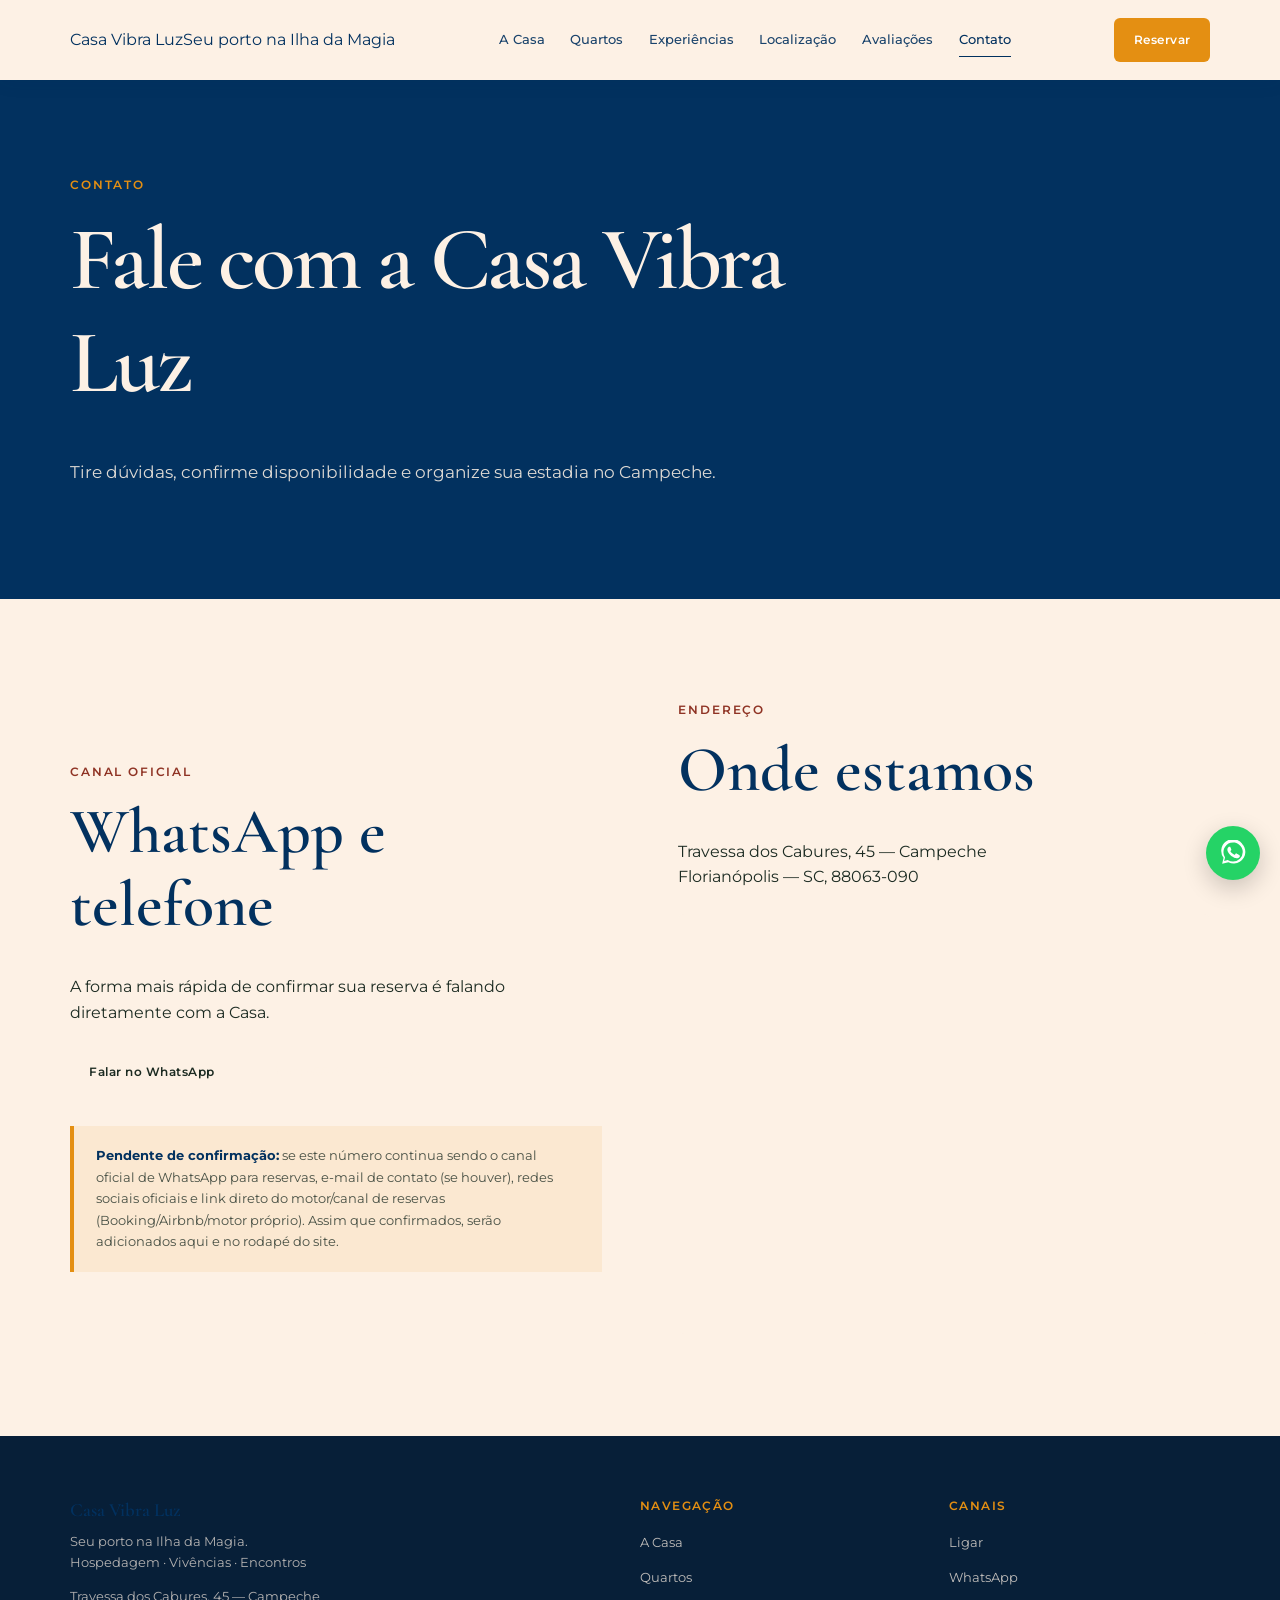
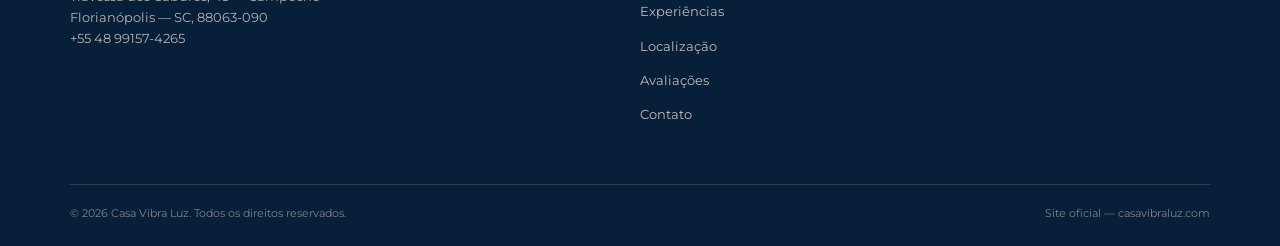
<file: contato.html>
<!DOCTYPE html>
<html lang="pt-BR">
<head>
<meta charset="UTF-8">
<meta name="viewport" content="width=device-width, initial-scale=1.0">
<title>Contato e Reservas — Casa Vibra Luz</title>
<meta name="description" content="Fale com a Casa Vibra Luz e organize sua reserva no Campeche, Florianópolis.">
<link rel="canonical" href="https://casavibraluz.com/contato.html">
<link rel="preconnect" href="https://fonts.googleapis.com">
<link rel="preconnect" href="https://fonts.gstatic.com" crossorigin>
<link href="https://fonts.googleapis.com/css2?family=Cormorant+Garamond:wght@500;600;700&family=Montserrat:wght@400;500;600;700&display=swap" rel="stylesheet">
<link rel="stylesheet" href="css/styles.css">
</head>
<body class="pagina-interna">

<a class="somente-leitor" href="#conteudo-principal">Pular para o conteúdo</a>

<header class="cabecalho rolado">
  <div class="container">
    <a href="index.html" class="marca">
      <span class="marca-nome">Casa Vibra Luz</span>
      <span class="marca-assinatura">Seu porto na Ilha da Magia</span>
    </a>
    <nav class="nav-principal" aria-label="Navegação principal">
      <a href="a-casa.html">A Casa</a>
      <a href="quartos.html">Quartos</a>
      <a href="experiencias.html">Experiências</a>
      <a href="localizacao.html">Localização</a>
      <a href="avaliacoes.html">Avaliações</a>
      <a href="contato.html" class="ativo">Contato</a>
    </nav>
    <div class="cabecalho-acoes">
      <a href="#reservar" class="btn btn-primario">Reservar</a>
      <button class="botao-menu" aria-label="Abrir menu" aria-expanded="false">Menu</button>
    </div>
  </div>
</header>

<div class="menu-mobile" id="menu-mobile">
  <button class="fechar-menu" aria-label="Fechar menu">Fechar</button>
  <nav aria-label="Navegação mobile">
    <a href="a-casa.html">A Casa</a>
    <a href="quartos.html">Quartos</a>
    <a href="experiencias.html">Experiências</a>
    <a href="localizacao.html">Localização</a>
    <a href="avaliacoes.html">Avaliações</a>
    <a href="contato.html">Contato</a>
  </nav>
  <div class="cabecalho-acoes">
    <a href="#reservar" class="btn btn-primario">Reservar</a>
  </div>
</div>

<main id="conteudo-principal">
  <section class="cabecalho-pagina">
    <div class="container">
      <p class="hero-eyebrow">Contato</p>
      <h1>Fale com a Casa Vibra Luz</h1>
      <p>Tire dúvidas, confirme disponibilidade e organize sua estadia no Campeche.</p>
    </div>
  </section>

  <section class="secao-experiencias" id="reservar">
    <div class="container">
      <div class="duas-colunas">
        <div>
          <p class="eyebrow">Canal oficial</p>
          <h2>WhatsApp e telefone</h2>
          <p>A forma mais rápida de confirmar sua reserva é falando diretamente com a Casa.</p>
          <div class="hero-acoes" style="margin-top:1.5rem;">
            <a href="https://wa.me/5548991574265" target="_blank" rel="noopener" class="btn btn-whatsapp">Falar no WhatsApp</a>
            <a href="tel:+5548991574265" class="btn btn-secundario claro">Ligar: +55 48 99157-4265</a>
          </div>

          <div class="aviso-pendente" style="margin-top:2rem;">
            <strong>Pendente de confirmação:</strong> se este número continua sendo o canal oficial de WhatsApp para reservas, e-mail de contato (se houver), redes sociais oficiais e link direto do motor/canal de reservas (Booking/Airbnb/motor próprio). Assim que confirmados, serão adicionados aqui e no rodapé do site.
          </div>
        </div>

        <div>
          <p class="eyebrow">Endereço</p>
          <h2>Onde estamos</h2>
          <address>
            Travessa dos Cabures, 45 — Campeche<br>
            Florianópolis — SC, 88063-090
          </address>
          <div class="mapa-caixa" style="margin-top:1.5rem;">
            <iframe
              title="Mapa — Casa Vibra Luz, Campeche, Florianópolis"
              src="https://www.google.com/maps?q=Travessa+dos+Cabures,+45,+Campeche,+Florian%C3%B3polis+-+SC,+88063-090&output=embed"
              loading="lazy"
              referrerpolicy="no-referrer-when-downgrade">
            </iframe>
          </div>
        </div>
      </div>
    </div>
  </section>
</main>

<footer class="rodape">
  <div class="container">
    <div class="rodape-grade">
      <div>
        <h3 class="marca-nome">Casa Vibra Luz</h3>
        <p>Seu porto na Ilha da Magia.<br>Hospedagem · Vivências · Encontros</p>
        <address>
          Travessa dos Cabures, 45 — Campeche<br>
          Florianópolis — SC, 88063-090<br>
          <a href="tel:+5548991574265">+55 48 99157-4265</a>
        </address>
      </div>
      <div>
        <h3>Navegação</h3>
        <ul>
          <li><a href="a-casa.html">A Casa</a></li>
          <li><a href="quartos.html">Quartos</a></li>
          <li><a href="experiencias.html">Experiências</a></li>
          <li><a href="localizacao.html">Localização</a></li>
          <li><a href="avaliacoes.html">Avaliações</a></li>
          <li><a href="contato.html">Contato</a></li>
        </ul>
      </div>
      <div>
        <h3>Canais</h3>
        <ul>
          <li><a href="tel:+5548991574265">Ligar</a></li>
          <li><a href="https://wa.me/5548991574265" target="_blank" rel="noopener">WhatsApp</a></li>
        </ul>
      </div>
    </div>
    <div class="rodape-base">
      <span>&copy; <span data-ano-atual>2026</span> Casa Vibra Luz. Todos os direitos reservados.</span>
      <span>Site oficial — casavibraluz.com</span>
    </div>
  </div>
</footer>

<a class="whatsapp-flutuante" href="https://wa.me/5548991574265" target="_blank" rel="noopener" aria-label="Falar no WhatsApp">
  <svg width="26" height="26" viewBox="0 0 24 24" fill="none" xmlns="http://www.w3.org/2000/svg" aria-hidden="true">
    <path d="M20.5 3.5A10.7 10.7 0 0 0 3.3 16.4L2 22l5.8-1.5a10.7 10.7 0 0 0 15.6-9.5c0-2.9-1.1-5.6-3.1-7.6Zm-8.4 16.4h-.1a8.9 8.9 0 0 1-4.5-1.2l-.3-.2-3.4.9.9-3.3-.2-.3a8.9 8.9 0 1 1 16.5-4.7 8.9 8.9 0 0 1-8.9 8.8Zm4.9-6.6c-.3-.1-1.6-.8-1.8-.9-.2-.1-.4-.1-.6.1-.2.3-.7.9-.8 1-.2.2-.3.2-.5.1a7.2 7.2 0 0 1-2.1-1.3 8 8 0 0 1-1.5-1.8c-.1-.2 0-.4.1-.5l.4-.4c.1-.2.2-.3.2-.5.1-.2 0-.4 0-.5l-.8-1.9c-.2-.5-.4-.4-.6-.4h-.5c-.2 0-.5.1-.7.3-.3.3-1 1-1 2.3s1 2.7 1.1 2.9c.1.2 2 3.1 4.9 4.3.7.3 1.2.5 1.7.6.7.2 1.3.2 1.8.1.5-.1 1.6-.7 1.9-1.3.2-.6.2-1.1.2-1.2-.1-.1-.3-.2-.6-.3Z" fill="currentColor"/>
  </svg>
</a>

<script src="js/main.js"></script>
</body>
</html>
</file>
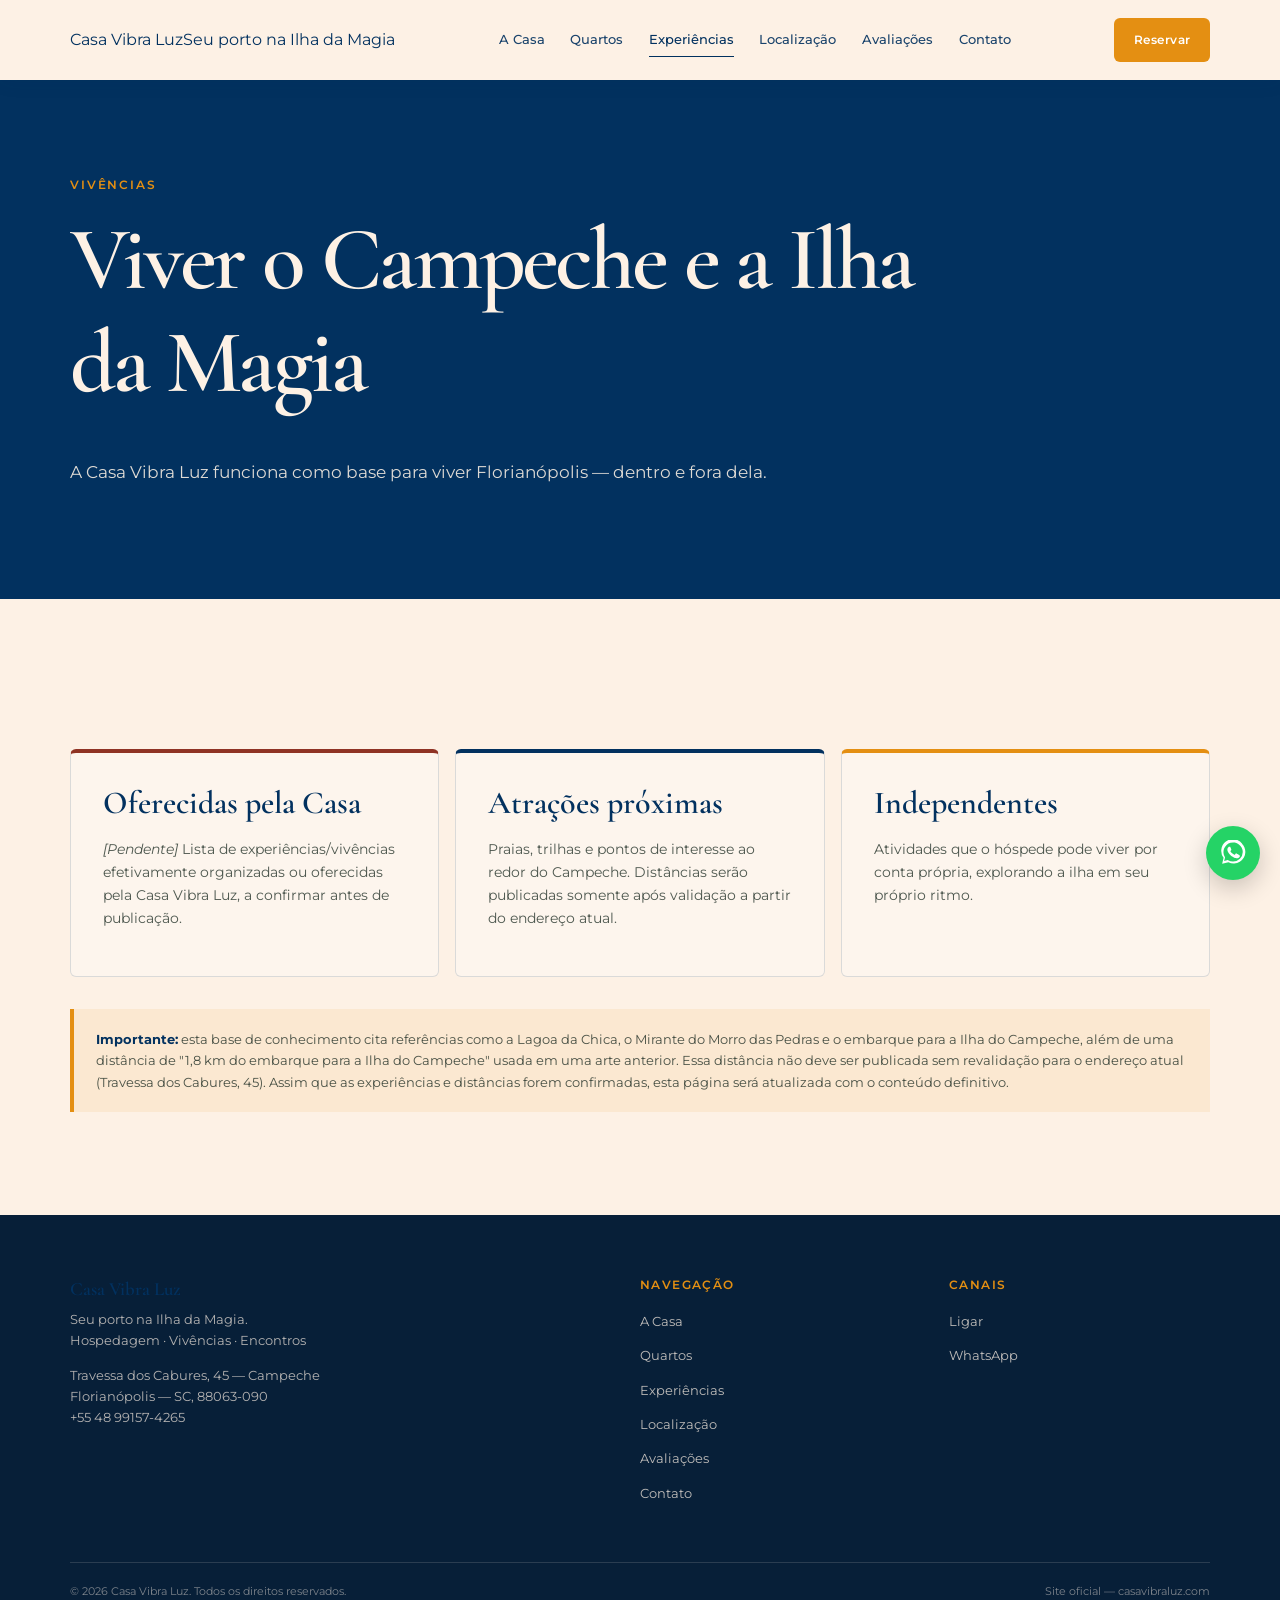
<file: experiencias.html>
<!DOCTYPE html>
<html lang="pt-BR">
<head>
<meta charset="UTF-8">
<meta name="viewport" content="width=device-width, initial-scale=1.0">
<title>Experiências — Casa Vibra Luz | Campeche, Florianópolis</title>
<meta name="description" content="Experiências na Casa Vibra Luz e ao redor do Campeche, Florianópolis.">
<link rel="canonical" href="https://casavibraluz.com/experiencias.html">
<link rel="preconnect" href="https://fonts.googleapis.com">
<link rel="preconnect" href="https://fonts.gstatic.com" crossorigin>
<link href="https://fonts.googleapis.com/css2?family=Cormorant+Garamond:wght@500;600;700&family=Montserrat:wght@400;500;600;700&display=swap" rel="stylesheet">
<link rel="stylesheet" href="css/styles.css">
</head>
<body class="pagina-interna">

<a class="somente-leitor" href="#conteudo-principal">Pular para o conteúdo</a>

<header class="cabecalho rolado">
  <div class="container">
    <a href="index.html" class="marca">
      <span class="marca-nome">Casa Vibra Luz</span>
      <span class="marca-assinatura">Seu porto na Ilha da Magia</span>
    </a>
    <nav class="nav-principal" aria-label="Navegação principal">
      <a href="a-casa.html">A Casa</a>
      <a href="quartos.html">Quartos</a>
      <a href="experiencias.html" class="ativo">Experiências</a>
      <a href="localizacao.html">Localização</a>
      <a href="avaliacoes.html">Avaliações</a>
      <a href="contato.html">Contato</a>
    </nav>
    <div class="cabecalho-acoes">
      <a href="contato.html#reservar" class="btn btn-primario">Reservar</a>
      <button class="botao-menu" aria-label="Abrir menu" aria-expanded="false">Menu</button>
    </div>
  </div>
</header>

<div class="menu-mobile" id="menu-mobile">
  <button class="fechar-menu" aria-label="Fechar menu">Fechar</button>
  <nav aria-label="Navegação mobile">
    <a href="a-casa.html">A Casa</a>
    <a href="quartos.html">Quartos</a>
    <a href="experiencias.html">Experiências</a>
    <a href="localizacao.html">Localização</a>
    <a href="avaliacoes.html">Avaliações</a>
    <a href="contato.html">Contato</a>
  </nav>
  <div class="cabecalho-acoes">
    <a href="contato.html#reservar" class="btn btn-primario">Reservar</a>
  </div>
</div>

<main id="conteudo-principal">
  <section class="cabecalho-pagina">
    <div class="container">
      <p class="hero-eyebrow">Vivências</p>
      <h1>Viver o Campeche e a Ilha da Magia</h1>
      <p>A Casa Vibra Luz funciona como base para viver Florianópolis — dentro e fora dela.</p>
    </div>
  </section>

  <section class="secao-experiencias">
    <div class="container">
      <div class="camadas">
        <div class="camada">
          <h3>Oferecidas pela Casa</h3>
          <p><em>[Pendente]</em> Lista de experiências/vivências efetivamente organizadas ou oferecidas pela Casa Vibra Luz, a confirmar antes de publicação.</p>
        </div>
        <div class="camada">
          <h3>Atrações próximas</h3>
          <p>Praias, trilhas e pontos de interesse ao redor do Campeche. Distâncias serão publicadas somente após validação a partir do endereço atual.</p>
        </div>
        <div class="camada">
          <h3>Independentes</h3>
          <p>Atividades que o hóspede pode viver por conta própria, explorando a ilha em seu próprio ritmo.</p>
        </div>
      </div>

      <div class="aviso-pendente">
        <strong>Importante:</strong> esta base de conhecimento cita referências como a Lagoa da Chica, o Mirante do Morro das Pedras e o embarque para a Ilha do Campeche, além de uma distância de "1,8 km do embarque para a Ilha do Campeche" usada em uma arte anterior. Essa distância não deve ser publicada sem revalidação para o endereço atual (Travessa dos Cabures, 45). Assim que as experiências e distâncias forem confirmadas, esta página será atualizada com o conteúdo definitivo.
      </div>
    </div>
  </section>
</main>

<footer class="rodape">
  <div class="container">
    <div class="rodape-grade">
      <div>
        <h3 class="marca-nome">Casa Vibra Luz</h3>
        <p>Seu porto na Ilha da Magia.<br>Hospedagem · Vivências · Encontros</p>
        <address>
          Travessa dos Cabures, 45 — Campeche<br>
          Florianópolis — SC, 88063-090<br>
          <a href="tel:+5548991574265">+55 48 99157-4265</a>
        </address>
      </div>
      <div>
        <h3>Navegação</h3>
        <ul>
          <li><a href="a-casa.html">A Casa</a></li>
          <li><a href="quartos.html">Quartos</a></li>
          <li><a href="experiencias.html">Experiências</a></li>
          <li><a href="localizacao.html">Localização</a></li>
          <li><a href="avaliacoes.html">Avaliações</a></li>
          <li><a href="contato.html">Contato</a></li>
        </ul>
      </div>
      <div>
        <h3>Canais</h3>
        <ul>
          <li><a href="tel:+5548991574265">Ligar</a></li>
          <li><a href="https://wa.me/5548991574265" target="_blank" rel="noopener">WhatsApp</a></li>
        </ul>
      </div>
    </div>
    <div class="rodape-base">
      <span>&copy; <span data-ano-atual>2026</span> Casa Vibra Luz. Todos os direitos reservados.</span>
      <span>Site oficial — casavibraluz.com</span>
    </div>
  </div>
</footer>

<a class="whatsapp-flutuante" href="https://wa.me/5548991574265" target="_blank" rel="noopener" aria-label="Falar no WhatsApp">
  <svg width="26" height="26" viewBox="0 0 24 24" fill="none" xmlns="http://www.w3.org/2000/svg" aria-hidden="true">
    <path d="M20.5 3.5A10.7 10.7 0 0 0 3.3 16.4L2 22l5.8-1.5a10.7 10.7 0 0 0 15.6-9.5c0-2.9-1.1-5.6-3.1-7.6Zm-8.4 16.4h-.1a8.9 8.9 0 0 1-4.5-1.2l-.3-.2-3.4.9.9-3.3-.2-.3a8.9 8.9 0 1 1 16.5-4.7 8.9 8.9 0 0 1-8.9 8.8Zm4.9-6.6c-.3-.1-1.6-.8-1.8-.9-.2-.1-.4-.1-.6.1-.2.3-.7.9-.8 1-.2.2-.3.2-.5.1a7.2 7.2 0 0 1-2.1-1.3 8 8 0 0 1-1.5-1.8c-.1-.2 0-.4.1-.5l.4-.4c.1-.2.2-.3.2-.5.1-.2 0-.4 0-.5l-.8-1.9c-.2-.5-.4-.4-.6-.4h-.5c-.2 0-.5.1-.7.3-.3.3-1 1-1 2.3s1 2.7 1.1 2.9c.1.2 2 3.1 4.9 4.3.7.3 1.2.5 1.7.6.7.2 1.3.2 1.8.1.5-.1 1.6-.7 1.9-1.3.2-.6.2-1.1.2-1.2-.1-.1-.3-.2-.6-.3Z" fill="currentColor"/>
  </svg>
</a>

<script src="js/main.js"></script>
</body>
</html>
</file>
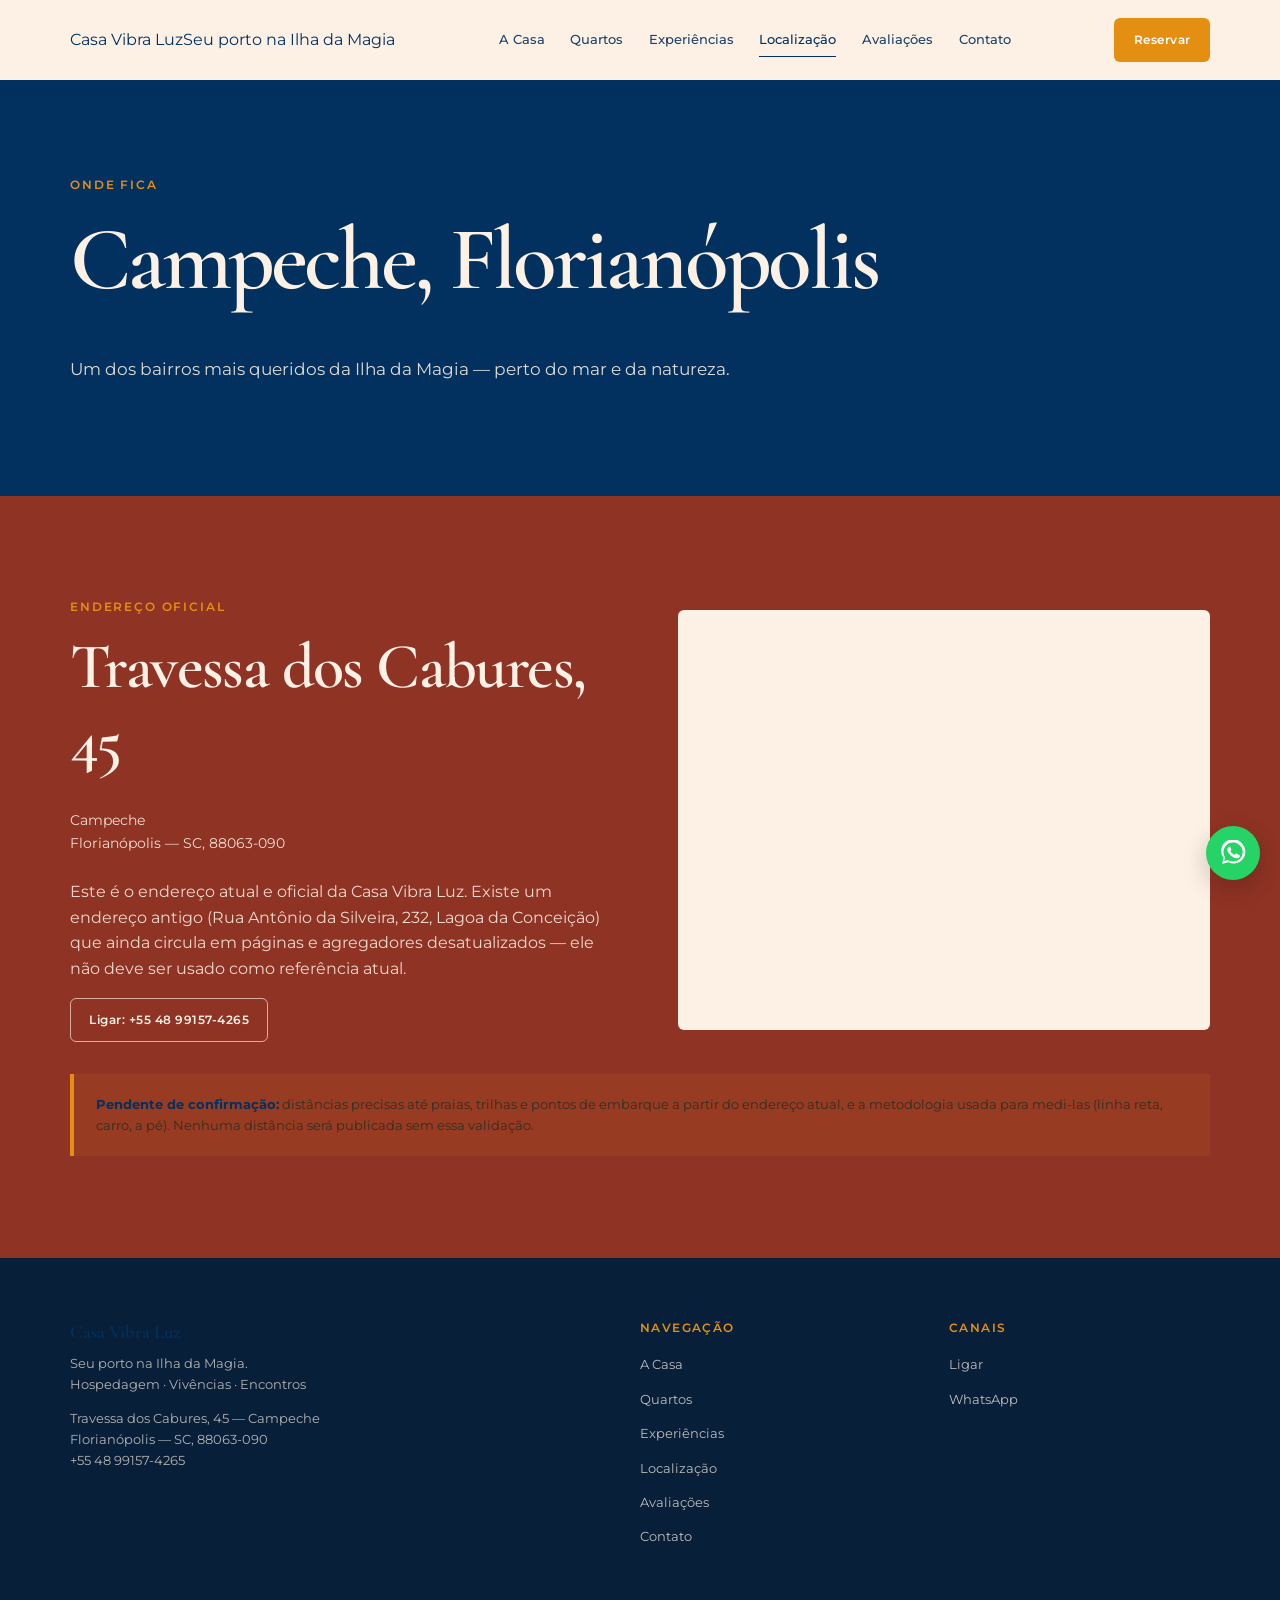
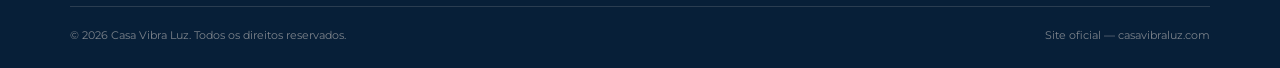
<file: localizacao.html>
<!DOCTYPE html>
<html lang="pt-BR">
<head>
<meta charset="UTF-8">
<meta name="viewport" content="width=device-width, initial-scale=1.0">
<title>Localização — Casa Vibra Luz | Campeche, Florianópolis</title>
<meta name="description" content="Localização da Casa Vibra Luz no Campeche, Florianópolis — SC.">
<link rel="canonical" href="https://casavibraluz.com/localizacao.html">
<link rel="preconnect" href="https://fonts.googleapis.com">
<link rel="preconnect" href="https://fonts.gstatic.com" crossorigin>
<link href="https://fonts.googleapis.com/css2?family=Cormorant+Garamond:wght@500;600;700&family=Montserrat:wght@400;500;600;700&display=swap" rel="stylesheet">
<link rel="stylesheet" href="css/styles.css">
</head>
<body class="pagina-interna">

<a class="somente-leitor" href="#conteudo-principal">Pular para o conteúdo</a>

<header class="cabecalho rolado">
  <div class="container">
    <a href="index.html" class="marca">
      <span class="marca-nome">Casa Vibra Luz</span>
      <span class="marca-assinatura">Seu porto na Ilha da Magia</span>
    </a>
    <nav class="nav-principal" aria-label="Navegação principal">
      <a href="a-casa.html">A Casa</a>
      <a href="quartos.html">Quartos</a>
      <a href="experiencias.html">Experiências</a>
      <a href="localizacao.html" class="ativo">Localização</a>
      <a href="avaliacoes.html">Avaliações</a>
      <a href="contato.html">Contato</a>
    </nav>
    <div class="cabecalho-acoes">
      <a href="contato.html#reservar" class="btn btn-primario">Reservar</a>
      <button class="botao-menu" aria-label="Abrir menu" aria-expanded="false">Menu</button>
    </div>
  </div>
</header>

<div class="menu-mobile" id="menu-mobile">
  <button class="fechar-menu" aria-label="Fechar menu">Fechar</button>
  <nav aria-label="Navegação mobile">
    <a href="a-casa.html">A Casa</a>
    <a href="quartos.html">Quartos</a>
    <a href="experiencias.html">Experiências</a>
    <a href="localizacao.html">Localização</a>
    <a href="avaliacoes.html">Avaliações</a>
    <a href="contato.html">Contato</a>
  </nav>
  <div class="cabecalho-acoes">
    <a href="contato.html#reservar" class="btn btn-primario">Reservar</a>
  </div>
</div>

<main id="conteudo-principal">
  <section class="cabecalho-pagina">
    <div class="container">
      <p class="hero-eyebrow">Onde fica</p>
      <h1>Campeche, Florianópolis</h1>
      <p>Um dos bairros mais queridos da Ilha da Magia — perto do mar e da natureza.</p>
    </div>
  </section>

  <section class="secao-localizacao">
    <div class="container">
      <div class="duas-colunas">
        <div>
          <p class="eyebrow">Endereço oficial</p>
          <h2>Travessa dos Cabures, 45</h2>
          <address>Campeche<br>Florianópolis — SC, 88063-090</address>
          <p style="margin-top:1rem;">Este é o endereço atual e oficial da Casa Vibra Luz. Existe um endereço antigo (Rua Antônio da Silveira, 232, Lagoa da Conceição) que ainda circula em páginas e agregadores desatualizados — ele não deve ser usado como referência atual.</p>
          <a href="tel:+5548991574265" class="btn btn-secundario claro">Ligar: +55 48 99157-4265</a>
        </div>
        <div class="mapa-caixa">
          <iframe
            title="Mapa — Casa Vibra Luz, Campeche, Florianópolis"
            src="https://www.google.com/maps?q=Travessa+dos+Cabures,+45,+Campeche,+Florian%C3%B3polis+-+SC,+88063-090&output=embed"
            loading="lazy"
            referrerpolicy="no-referrer-when-downgrade">
          </iframe>
        </div>
      </div>

      <div class="aviso-pendente">
        <strong>Pendente de confirmação:</strong> distâncias precisas até praias, trilhas e pontos de embarque a partir do endereço atual, e a metodologia usada para medi-las (linha reta, carro, a pé). Nenhuma distância será publicada sem essa validação.
      </div>
    </div>
  </section>
</main>

<footer class="rodape">
  <div class="container">
    <div class="rodape-grade">
      <div>
        <h3 class="marca-nome">Casa Vibra Luz</h3>
        <p>Seu porto na Ilha da Magia.<br>Hospedagem · Vivências · Encontros</p>
        <address>
          Travessa dos Cabures, 45 — Campeche<br>
          Florianópolis — SC, 88063-090<br>
          <a href="tel:+5548991574265">+55 48 99157-4265</a>
        </address>
      </div>
      <div>
        <h3>Navegação</h3>
        <ul>
          <li><a href="a-casa.html">A Casa</a></li>
          <li><a href="quartos.html">Quartos</a></li>
          <li><a href="experiencias.html">Experiências</a></li>
          <li><a href="localizacao.html">Localização</a></li>
          <li><a href="avaliacoes.html">Avaliações</a></li>
          <li><a href="contato.html">Contato</a></li>
        </ul>
      </div>
      <div>
        <h3>Canais</h3>
        <ul>
          <li><a href="tel:+5548991574265">Ligar</a></li>
          <li><a href="https://wa.me/5548991574265" target="_blank" rel="noopener">WhatsApp</a></li>
        </ul>
      </div>
    </div>
    <div class="rodape-base">
      <span>&copy; <span data-ano-atual>2026</span> Casa Vibra Luz. Todos os direitos reservados.</span>
      <span>Site oficial — casavibraluz.com</span>
    </div>
  </div>
</footer>

<a class="whatsapp-flutuante" href="https://wa.me/5548991574265" target="_blank" rel="noopener" aria-label="Falar no WhatsApp">
  <svg width="26" height="26" viewBox="0 0 24 24" fill="none" xmlns="http://www.w3.org/2000/svg" aria-hidden="true">
    <path d="M20.5 3.5A10.7 10.7 0 0 0 3.3 16.4L2 22l5.8-1.5a10.7 10.7 0 0 0 15.6-9.5c0-2.9-1.1-5.6-3.1-7.6Zm-8.4 16.4h-.1a8.9 8.9 0 0 1-4.5-1.2l-.3-.2-3.4.9.9-3.3-.2-.3a8.9 8.9 0 1 1 16.5-4.7 8.9 8.9 0 0 1-8.9 8.8Zm4.9-6.6c-.3-.1-1.6-.8-1.8-.9-.2-.1-.4-.1-.6.1-.2.3-.7.9-.8 1-.2.2-.3.2-.5.1a7.2 7.2 0 0 1-2.1-1.3 8 8 0 0 1-1.5-1.8c-.1-.2 0-.4.1-.5l.4-.4c.1-.2.2-.3.2-.5.1-.2 0-.4 0-.5l-.8-1.9c-.2-.5-.4-.4-.6-.4h-.5c-.2 0-.5.1-.7.3-.3.3-1 1-1 2.3s1 2.7 1.1 2.9c.1.2 2 3.1 4.9 4.3.7.3 1.2.5 1.7.6.7.2 1.3.2 1.8.1.5-.1 1.6-.7 1.9-1.3.2-.6.2-1.1.2-1.2-.1-.1-.3-.2-.6-.3Z" fill="currentColor"/>
  </svg>
</a>

<script src="js/main.js"></script>
</body>
</html>
</file>
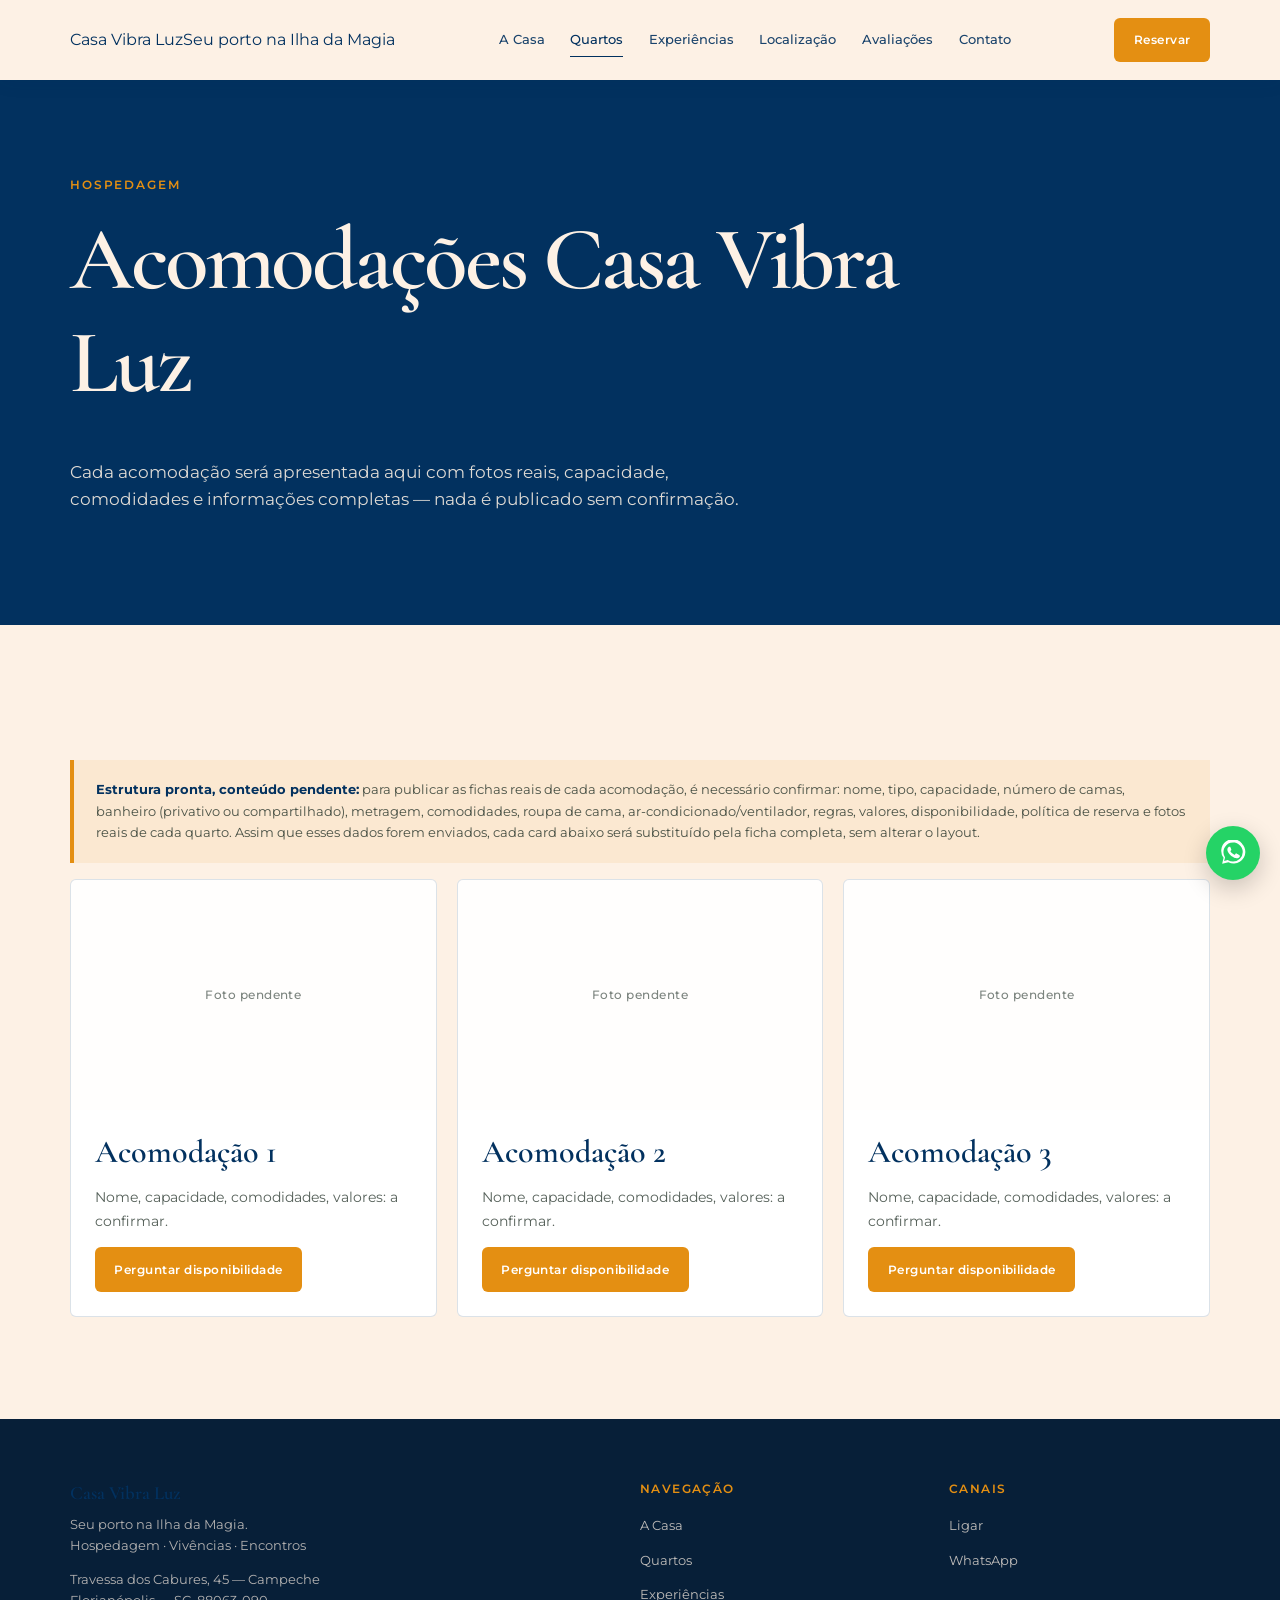
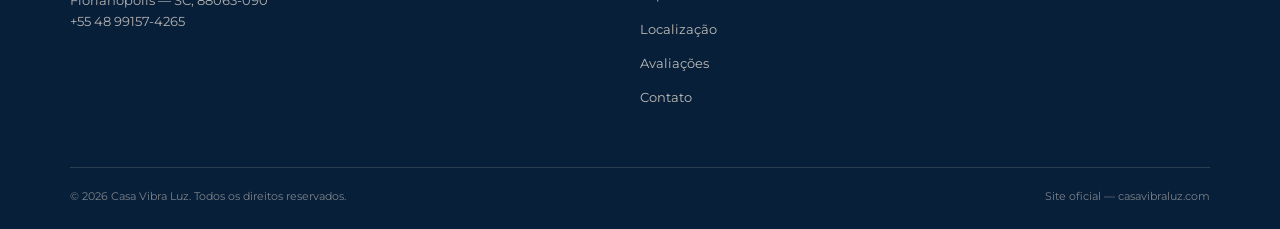
<file: quartos.html>
<!DOCTYPE html>
<html lang="pt-BR">
<head>
<meta charset="UTF-8">
<meta name="viewport" content="width=device-width, initial-scale=1.0">
<title>Quartos — Casa Vibra Luz | Hospedagem no Campeche, Florianópolis</title>
<meta name="description" content="Conheça as acomodações da Casa Vibra Luz no Campeche, Florianópolis.">
<link rel="canonical" href="https://casavibraluz.com/quartos.html">
<link rel="preconnect" href="https://fonts.googleapis.com">
<link rel="preconnect" href="https://fonts.gstatic.com" crossorigin>
<link href="https://fonts.googleapis.com/css2?family=Cormorant+Garamond:wght@500;600;700&family=Montserrat:wght@400;500;600;700&display=swap" rel="stylesheet">
<link rel="stylesheet" href="css/styles.css">
</head>
<body class="pagina-interna">

<a class="somente-leitor" href="#conteudo-principal">Pular para o conteúdo</a>

<header class="cabecalho rolado">
  <div class="container">
    <a href="index.html" class="marca">
      <span class="marca-nome">Casa Vibra Luz</span>
      <span class="marca-assinatura">Seu porto na Ilha da Magia</span>
    </a>
    <nav class="nav-principal" aria-label="Navegação principal">
      <a href="a-casa.html">A Casa</a>
      <a href="quartos.html" class="ativo">Quartos</a>
      <a href="experiencias.html">Experiências</a>
      <a href="localizacao.html">Localização</a>
      <a href="avaliacoes.html">Avaliações</a>
      <a href="contato.html">Contato</a>
    </nav>
    <div class="cabecalho-acoes">
      <a href="contato.html#reservar" class="btn btn-primario">Reservar</a>
      <button class="botao-menu" aria-label="Abrir menu" aria-expanded="false">Menu</button>
    </div>
  </div>
</header>

<div class="menu-mobile" id="menu-mobile">
  <button class="fechar-menu" aria-label="Fechar menu">Fechar</button>
  <nav aria-label="Navegação mobile">
    <a href="a-casa.html">A Casa</a>
    <a href="quartos.html">Quartos</a>
    <a href="experiencias.html">Experiências</a>
    <a href="localizacao.html">Localização</a>
    <a href="avaliacoes.html">Avaliações</a>
    <a href="contato.html">Contato</a>
  </nav>
  <div class="cabecalho-acoes">
    <a href="contato.html#reservar" class="btn btn-primario">Reservar</a>
  </div>
</div>

<main id="conteudo-principal">
  <section class="cabecalho-pagina">
    <div class="container">
      <p class="hero-eyebrow">Hospedagem</p>
      <h1>Acomodações Casa Vibra Luz</h1>
      <p>Cada acomodação será apresentada aqui com fotos reais, capacidade, comodidades e informações completas — nada é publicado sem confirmação.</p>
    </div>
  </section>

  <section class="secao-experiencias">
    <div class="container">
      <div class="aviso-pendente">
        <strong>Estrutura pronta, conteúdo pendente:</strong> para publicar as fichas reais de cada acomodação, é necessário confirmar: nome, tipo, capacidade, número de camas, banheiro (privativo ou compartilhado), metragem, comodidades, roupa de cama, ar-condicionado/ventilador, regras, valores, disponibilidade, política de reserva e fotos reais de cada quarto. Assim que esses dados forem enviados, cada card abaixo será substituído pela ficha completa, sem alterar o layout.
      </div>

      <div class="grade-cards" style="margin-top:1rem;">
        <article class="card-quarto" style="background:#fff;border-color:var(--linha-suave);">
          <div class="midia-espaco"><span class="rotulo-placeholder">Foto pendente</span></div>
          <div class="card-quarto-corpo">
            <h3 style="color:var(--azul-marinho);">Acomodação 1</h3>
            <p style="color:rgba(28,43,34,0.75);">Nome, capacidade, comodidades, valores: a confirmar.</p>
            <a href="contato.html#reservar" class="btn btn-primario">Perguntar disponibilidade</a>
          </div>
        </article>
        <article class="card-quarto" style="background:#fff;border-color:var(--linha-suave);">
          <div class="midia-espaco"><span class="rotulo-placeholder">Foto pendente</span></div>
          <div class="card-quarto-corpo">
            <h3 style="color:var(--azul-marinho);">Acomodação 2</h3>
            <p style="color:rgba(28,43,34,0.75);">Nome, capacidade, comodidades, valores: a confirmar.</p>
            <a href="contato.html#reservar" class="btn btn-primario">Perguntar disponibilidade</a>
          </div>
        </article>
        <article class="card-quarto" style="background:#fff;border-color:var(--linha-suave);">
          <div class="midia-espaco"><span class="rotulo-placeholder">Foto pendente</span></div>
          <div class="card-quarto-corpo">
            <h3 style="color:var(--azul-marinho);">Acomodação 3</h3>
            <p style="color:rgba(28,43,34,0.75);">Nome, capacidade, comodidades, valores: a confirmar.</p>
            <a href="contato.html#reservar" class="btn btn-primario">Perguntar disponibilidade</a>
          </div>
        </article>
      </div>
    </div>
  </section>
</main>

<footer class="rodape">
  <div class="container">
    <div class="rodape-grade">
      <div>
        <h3 class="marca-nome">Casa Vibra Luz</h3>
        <p>Seu porto na Ilha da Magia.<br>Hospedagem · Vivências · Encontros</p>
        <address>
          Travessa dos Cabures, 45 — Campeche<br>
          Florianópolis — SC, 88063-090<br>
          <a href="tel:+5548991574265">+55 48 99157-4265</a>
        </address>
      </div>
      <div>
        <h3>Navegação</h3>
        <ul>
          <li><a href="a-casa.html">A Casa</a></li>
          <li><a href="quartos.html">Quartos</a></li>
          <li><a href="experiencias.html">Experiências</a></li>
          <li><a href="localizacao.html">Localização</a></li>
          <li><a href="avaliacoes.html">Avaliações</a></li>
          <li><a href="contato.html">Contato</a></li>
        </ul>
      </div>
      <div>
        <h3>Canais</h3>
        <ul>
          <li><a href="tel:+5548991574265">Ligar</a></li>
          <li><a href="https://wa.me/5548991574265" target="_blank" rel="noopener">WhatsApp</a></li>
        </ul>
      </div>
    </div>
    <div class="rodape-base">
      <span>&copy; <span data-ano-atual>2026</span> Casa Vibra Luz. Todos os direitos reservados.</span>
      <span>Site oficial — casavibraluz.com</span>
    </div>
  </div>
</footer>

<a class="whatsapp-flutuante" href="https://wa.me/5548991574265" target="_blank" rel="noopener" aria-label="Falar no WhatsApp">
  <svg width="26" height="26" viewBox="0 0 24 24" fill="none" xmlns="http://www.w3.org/2000/svg" aria-hidden="true">
    <path d="M20.5 3.5A10.7 10.7 0 0 0 3.3 16.4L2 22l5.8-1.5a10.7 10.7 0 0 0 15.6-9.5c0-2.9-1.1-5.6-3.1-7.6Zm-8.4 16.4h-.1a8.9 8.9 0 0 1-4.5-1.2l-.3-.2-3.4.9.9-3.3-.2-.3a8.9 8.9 0 1 1 16.5-4.7 8.9 8.9 0 0 1-8.9 8.8Zm4.9-6.6c-.3-.1-1.6-.8-1.8-.9-.2-.1-.4-.1-.6.1-.2.3-.7.9-.8 1-.2.2-.3.2-.5.1a7.2 7.2 0 0 1-2.1-1.3 8 8 0 0 1-1.5-1.8c-.1-.2 0-.4.1-.5l.4-.4c.1-.2.2-.3.2-.5.1-.2 0-.4 0-.5l-.8-1.9c-.2-.5-.4-.4-.6-.4h-.5c-.2 0-.5.1-.7.3-.3.3-1 1-1 2.3s1 2.7 1.1 2.9c.1.2 2 3.1 4.9 4.3.7.3 1.2.5 1.7.6.7.2 1.3.2 1.8.1.5-.1 1.6-.7 1.9-1.3.2-.6.2-1.1.2-1.2-.1-.1-.3-.2-.6-.3Z" fill="currentColor"/>
  </svg>
</a>

<script src="js/main.js"></script>
</body>
</html>
</file>
<file: css/styles.css>
/* ==========================================================================
   CASA VIBRA LUZ — FOLHA DE ESTILOS PRINCIPAL
   ========================================================================== */


/* ==========================================================================
   VARIÁVEIS
   ========================================================================== */

:root {

  --azul-marinho: #02315F;
  --azul-marinho-80: #0a3f70;

  --terracota: #8F3324;
  --terracota-escuro: #712819;

  --dourado: #E48F12;

  --off-white: #FDF1E5;

  --texto-principal: #1c2b22;
  --texto-sobre-escuro: #FDF1E5;

  --linha-suave: rgba(2, 49, 95, 0.14);

  --fonte-display: 'Cormorant Garamond', Georgia, serif;

  --fonte-corpo:
    'Montserrat',
    -apple-system,
    BlinkMacSystemFont,
    sans-serif;

  --largura-maxima: 1180px;

  --espaco-secao:
    clamp(3.5rem, 8vw, 7rem);

  --raio: 6px;
}


/* ==========================================================================
   BASE
   ========================================================================== */

* {
  box-sizing: border-box;
}


html {
  scroll-behavior: smooth;
}


body {

  margin: 0;

  width: 100%;

  min-width: 0;

  overflow-x: hidden;

  font-family: var(--fonte-corpo);

  font-weight: 400;

  color: var(--texto-principal);

  background: var(--off-white);

  line-height: 1.6;

  -webkit-font-smoothing: antialiased;
}


img {

  max-width: 100%;

  height: auto;

  display: block;
}


a {

  color: inherit;

  text-decoration: none;
}


button,
input,
textarea,
select {

  font: inherit;
}


button {
  cursor: pointer;
}


h1,
h2,
h3,
h4 {

  font-family: var(--fonte-display);

  font-weight: 600;

  line-height: 1.15;

  margin: 0 0 0.5em;

  color: var(--azul-marinho);
}


p {

  margin: 0 0 1em;

  max-width: 62ch;
}


address {
  font-style: normal;
}


ul {

  margin: 0;

  padding: 0;
}


.container {

  width: 100%;

  max-width: var(--largura-maxima);

  margin: 0 auto;

  padding-left: 1.25rem;

  padding-right: 1.25rem;
}


section {

  padding:
    var(--espaco-secao)
    0;
}


:focus-visible {

  outline:
    3px solid var(--dourado);

  outline-offset: 3px;
}


/* ==========================================================================
   ACESSIBILIDADE
   ========================================================================== */

.somente-leitor {

  position: absolute;

  width: 1px;
  height: 1px;

  padding: 0;

  margin: -1px;

  overflow: hidden;

  clip: rect(0, 0, 0, 0);

  white-space: nowrap;

  border: 0;
}


.somente-leitor:focus {

  position: fixed;

  top: 1rem;
  left: 1rem;

  width: auto;
  height: auto;

  padding: 0.75rem 1rem;

  margin: 0;

  overflow: visible;

  clip: auto;

  white-space: normal;

  background: var(--off-white);

  color: var(--azul-marinho);

  z-index: 9999;
}


/* ==========================================================================
   CABEÇALHO
   ========================================================================== */

.cabecalho {

  position: absolute;

  top: 0;
  left: 0;

  width: 100%;

  z-index: 1000;

  padding: 1.1rem 0;

  color: var(--off-white);

  transition:
    background 0.25s ease,
    box-shadow 0.25s ease,
    padding 0.25s ease;
}


.cabecalho .container {

  display: flex;

  align-items: center;

  justify-content: space-between;

  gap: 2rem;

  min-width: 0;
}


.cabecalho.rolado,
.pagina-interna .cabecalho {

  position: fixed;

  background: var(--off-white);

  color: var(--azul-marinho);

  box-shadow:
    0 2px 18px
    rgba(2, 49, 95, 0.08);
}


/* ==========================================================================
   MARCA
   ========================================================================== */

.marca {

  display: inline-flex;

  align-items: center;

  justify-content: flex-start;

  flex: 0 0 auto;

  min-width: 0;

  line-height: 1;
}


.marca-logo {

  width: 120px;

  height: auto;

  max-width: 120px;

  object-fit: contain;

  display: block;

  flex: 0 0 auto;
}


/* ==========================================================================
   NAVEGAÇÃO DESKTOP
   ========================================================================== */

.nav-principal {

  flex: 1 1 auto;

  min-width: 0;

  display: flex;

  align-items: center;

  justify-content: center;

  gap:
    clamp(
      0.9rem,
      2vw,
      1.7rem
    );

  margin-left: auto;
}


.nav-principal a {

  position: relative;

  font-size: 0.82rem;

  font-weight: 500;

  white-space: nowrap;

  opacity: 0.9;

  transition:
    opacity 0.2s ease;
}


.nav-principal a::after {

  content: "";

  position: absolute;

  left: 0;

  bottom: -0.4rem;

  width: 100%;

  height: 1px;

  background: currentColor;

  transform:
    scaleX(0);

  transform-origin: right;

  transition:
    transform 0.2s ease;
}


.nav-principal a:hover,
.nav-principal a.ativo {

  opacity: 1;
}


.nav-principal a:hover::after,
.nav-principal a.ativo::after {

  transform:
    scaleX(1);

  transform-origin: left;
}


/* ==========================================================================
   AÇÕES DO CABEÇALHO
   ========================================================================== */

.cabecalho-acoes {

  display: flex;

  align-items: center;

  gap: 0.75rem;

  flex-shrink: 0;
}


/* ==========================================================================
   BOTÕES
   ========================================================================== */

.btn {

  display: inline-flex;

  align-items: center;

  justify-content: center;

  min-height: 2.8rem;

  padding:
    0.72rem
    1.15rem;

  border:
    1px solid transparent;

  border-radius:
    var(--raio);

  font-size: 0.76rem;

  font-weight: 600;

  letter-spacing: 0.04em;

  text-align: center;

  transition:
    background 0.2s ease,
    color 0.2s ease,
    border-color 0.2s ease,
    transform 0.2s ease;
}


.btn:hover {

  transform:
    translateY(-1px);
}


.btn-primario {

  background:
    var(--dourado);

  color: #fff;
}


.btn-primario:hover {

  background:
    #c97c0d;
}


.btn-secundario {

  border-color:
    currentColor;

  color:
    var(--azul-marinho);

  background:
    transparent;
}


.btn-secundario:hover {

  background:
    var(--azul-marinho);

  color:
    var(--off-white);
}


.btn-secundario.claro {

  color:
    var(--off-white);

  border-color:
    rgba(253, 241, 229, 0.65);
}


.btn-secundario.claro:hover {

  background:
    var(--off-white);

  color:
    var(--azul-marinho);
}


.botao-menu {

  display: none;

  border:
    1px solid currentColor;

  background:
    transparent;

  color:
    inherit;

  border-radius:
    var(--raio);

  padding:
    0.65rem
    0.85rem;

  font-size: 0.76rem;

  font-weight: 600;
}


/* ==========================================================================
   MENU MOBILE
   ========================================================================== */

.menu-mobile {

  position: fixed;

  inset: 0;

  z-index: 2000;

  display: flex;

  flex-direction: column;

  justify-content: center;

  align-items: center;

  gap: 2rem;

  padding:
    2rem;

  /*
     MENU CLARO — IDENTIDADE CASA VIBRA LUZ
  */

  background:
    var(--off-white);

  color:
    var(--azul-marinho);

  opacity: 0;

  visibility: hidden;

  pointer-events: none;

  transform:
    translateY(-10px);

  transition:
    opacity 0.25s ease,
    transform 0.25s ease,
    visibility 0.25s ease;

  overflow-y: auto;
}


.menu-mobile.aberto {

  opacity: 1;

  visibility: visible;

  pointer-events: auto;

  transform:
    translateY(0);
}


/* ==========================================================================
   FECHAR MENU
   ========================================================================== */

.fechar-menu {

  position: absolute;

  top: 1.5rem;

  right: 1.25rem;

  border:
    1px solid
    rgba(2, 49, 95, 0.45);

  background:
    transparent;

  color:
    var(--azul-marinho);

  padding:
    0.6rem
    0.9rem;

  border-radius:
    var(--raio);
}


/* ==========================================================================
   LOGO DO MENU
   ========================================================================== */

.menu-mobile-marca {

  display: flex;

  align-items: center;

  justify-content: center;

  margin-bottom: 1.5rem;

  text-align: center;
}


/*
   O logo vetorizado já contém a composição
   CASA VIBRA LUZ.

   Portanto, o texto separado do HTML não deve
   aparecer no menu.
*/

.menu-mobile-marca span {

  display: none;
}


.menu-logo {

  width: 210px;

  height: auto;

  max-width: 210px;

  object-fit: contain;

  display: block;
}


/* ==========================================================================
   NAVEGAÇÃO MOBILE
   ========================================================================== */

.menu-mobile nav {

  display: flex;

  flex-direction: column;

  align-items: center;

  gap: 1rem;
}


.menu-mobile nav a {

  font-family:
    var(--fonte-display);

  font-size:
    clamp(
      1.8rem,
      7vw,
      3rem
    );

  line-height: 1;

  color:
    var(--azul-marinho);

  transition:
    opacity 0.2s ease;
}


.menu-mobile nav a:hover {

  opacity: 0.65;
}


.menu-mobile .cabecalho-acoes {

  margin-top:
    0.5rem;
}


/* ==========================================================================
   HERO
   ========================================================================== */

.hero {

  position: relative;

  min-height:
    min(
      780px,
      100vh
    );

  display: flex;

  align-items: center;

  overflow: hidden;

  padding-top:
    8rem;

  padding-bottom:
    9rem;

  background:
    linear-gradient(
      135deg,
      var(--azul-marinho) 0%,
      #06416f 58%,
      var(--terracota-escuro) 100%
    );

  color:
    var(--off-white);
}


.hero::before {

  content: "";

  position: absolute;

  inset: 0;

  background:
    radial-gradient(
      circle at 80% 25%,
      rgba(228, 143, 18, 0.22),
      transparent 35%
    );

  pointer-events: none;
}


.hero-conteudo {

  position: relative;

  z-index: 2;
}


.hero h1 {

  max-width:
    800px;

  margin-bottom:
    1.25rem;

  color:
    var(--off-white);

  font-size:
    clamp(
      3.4rem,
      8vw,
      7rem
    );

  letter-spacing:
    -0.035em;
}


.hero-conteudo > p:not(.hero-eyebrow) {

  max-width:
    650px;

  font-size:
    clamp(
      1rem,
      2vw,
      1.2rem
    );

  color:
    rgba(
      253,
      241,
      229,
      0.9
    );
}


.hero-eyebrow,
.eyebrow {

  margin-bottom:
    0.85rem;

  font-size:
    0.72rem;

  font-weight:
    600;

  letter-spacing:
    0.16em;

  text-transform:
    uppercase;
}


.hero-eyebrow {

  color:
    var(--dourado);
}


.eyebrow {

  color:
    var(--terracota);
}


.hero-acoes {

  display: flex;

  flex-wrap: wrap;

  gap:
    0.8rem;

  margin-top:
    1.6rem;
}


.hero .btn-secundario {

  color:
    var(--off-white);

  border-color:
    rgba(
      253,
      241,
      229,
      0.65
    );
}


.hero .btn-secundario:hover {

  background:
    var(--off-white);

  color:
    var(--azul-marinho);
}


.hero-onda {

  position: absolute;

  right: 0;

  bottom: 0;

  left: 0;

  z-index: 3;

  line-height: 0;
}


.hero-onda svg {

  width: 100%;

  height: 70px;

  display: block;
}


/* ==========================================================================
   FAIXA DE CONFIANÇA
   ========================================================================== */

.faixa-confianca {

  background:
    var(--off-white);

  border-bottom:
    1px solid
    var(--linha-suave);
}


.faixa-confianca .container {

  display: flex;

  align-items: center;

  justify-content: space-between;

  gap:
    1rem;

  padding-top:
    1rem;

  padding-bottom:
    1rem;
}


.faixa-confianca span {

  font-size:
    0.72rem;

  font-weight:
    500;

  letter-spacing:
    0.04em;

  text-align:
    center;
}


/* ==========================================================================
   LEITURA ESTRATÉGICA
   ========================================================================== */

.leitura {

  background:
    var(--off-white);
}


.max-largura-texto {

  max-width:
    780px;
}


.leitura h2 {

  font-size:
    clamp(
      2.4rem,
      5vw,
      4.4rem
    );

  letter-spacing:
    -0.025em;
}


.leitura-grade {

  display: grid;

  grid-template-columns:
    repeat(
      4,
      1fr
    );

  gap:
    1px;

  margin-top:
    3rem;

  border-top:
    1px solid
    var(--linha-suave);
}


.leitura-item {

  padding:
    2rem
    1.2rem
    0
    0;

  border-right:
    1px solid
    var(--linha-suave);
}


.leitura-item:last-child {

  border-right:
    0;
}


.leitura-item .passo {

  margin-bottom:
    0.6rem;

  color:
    var(--terracota);

  font-size:
    0.7rem;

  font-weight:
    600;

  letter-spacing:
    0.14em;

  text-transform:
    uppercase;
}


.leitura-item h3 {

  font-size:
    2rem;
}


.leitura-item p:last-child {

  font-size:
    0.92rem;

  color:
    rgba(
      28,
      43,
      34,
      0.78
    );
}


/* ==========================================================================
   TÍTULOS INTERNOS
   ========================================================================== */

.pagina-interna {

  padding-top:
    0;
}


.cabecalho-pagina {

  padding-top:
    11rem;

  padding-bottom:
    6rem;

  background:
    var(--azul-marinho);

  color:
    var(--off-white);
}


.cabecalho-pagina h1 {

  max-width:
    850px;

  color:
    var(--off-white);

  font-size:
    clamp(
      3rem,
      7vw,
      6rem
    );

  letter-spacing:
    -0.035em;
}


.cabecalho-pagina > .container > p:last-child {

  max-width:
    700px;

  color:
    rgba(
      253,
      241,
      229,
      0.88
    );

  font-size:
    1.05rem;
}


/* ==========================================================================
   CASA
   ========================================================================== */

.secao-casa {

  background:
    var(--off-white);
}


.duas-colunas {

  display: grid;

  grid-template-columns:
    repeat(
      2,
      minmax(
        0,
        1fr
      )
    );

  gap:
    clamp(
      2rem,
      6vw,
      6rem
    );

  align-items:
    center;
}


.duas-colunas.inverter > :first-child {

  order:
    2;
}


.duas-colunas.inverter > :last-child {

  order:
    1;
}


.secao-casa h2,
.secao-localizacao h2 {

  font-size:
    clamp(
      2.5rem,
      5vw,
      4.5rem
    );

  letter-spacing:
    -0.025em;
}


.midia-espaco {

  min-height:
    380px;

  display: flex;

  align-items: center;

  justify-content: center;

  padding:
    2rem;

  background:
    linear-gradient(
      145deg,
      rgba(
        2,
        49,
        95,
        0.12
      ),
      rgba(
        143,
        51,
        36,
        0.12
      )
    );

  border:
    1px solid
    var(--linha-suave);

  border-radius:
    var(--raio);
}


.rotulo-placeholder {

  max-width:
    260px;

  color:
    rgba(
      28,
      43,
      34,
      0.58
    );

  font-size:
    0.75rem;

  font-weight:
    500;

  letter-spacing:
    0.04em;

  text-align:
    center;
}


/* ==========================================================================
   QUARTOS
   ========================================================================== */

.secao-quartos {

  background:
    var(--azul-marinho);

  color:
    var(--off-white);
}


.secao-quartos h2 {

  color:
    var(--off-white);

  font-size:
    clamp(
      2.5rem,
      5vw,
      4.5rem
    );
}


.secao-quartos .eyebrow {

  color:
    var(--dourado);
}


.texto-claro {

  color:
    rgba(
      253,
      241,
      229,
      0.85
    );
}


.grade-cards {

  display: grid;

  grid-template-columns:
    repeat(
      3,
      minmax(
        0,
        1fr
      )
    );

  gap:
    1.25rem;

  margin-top:
    3rem;
}


.card-quarto {

  overflow:
    hidden;

  background:
    rgba(
      253,
      241,
      229,
      0.06
    );

  border:
    1px solid
    rgba(
      253,
      241,
      229,
      0.18
    );

  border-radius:
    var(--raio);
}


.card-quarto .midia-espaco {

  min-height:
    230px;

  border:
    0;

  border-radius:
    0;

  background:
    rgba(
      253,
      241,
      229,
      0.08
    );
}


.card-quarto-corpo {

  padding:
    1.5rem;
}


.card-quarto-corpo h3 {

  color:
    var(--off-white);

  font-size:
    2rem;
}


.card-quarto-corpo p {

  color:
    rgba(
      253,
      241,
      229,
      0.75
    );

  font-size:
    0.9rem;
}


.card-quarto .btn-secundario {

  color:
    var(--off-white);

  border-color:
    rgba(
      253,
      241,
      229,
      0.65
    );
}


/* ==========================================================================
   EXPERIÊNCIAS
   ========================================================================== */

.secao-experiencias {

  background:
    var(--off-white);
}


.secao-experiencias h2 {

  font-size:
    clamp(
      2.5rem,
      5vw,
      4.5rem
    );
}


.camadas {

  display: grid;

  grid-template-columns:
    repeat(
      3,
      minmax(
        0,
        1fr
      )
    );

  gap:
    1rem;

  margin-top:
    3rem;
}


.camada {

  padding:
    2rem;

  border:
    1px solid
    var(--linha-suave);

  border-top:
    4px solid
    var(--terracota);

  background:
    rgba(
      255,
      255,
      255,
      0.32
    );

  border-radius:
    var(--raio);
}


.camada:nth-child(2) {

  border-top-color:
    var(--azul-marinho);
}


.camada:nth-child(3) {

  border-top-color:
    var(--dourado);
}


.camada h3 {

  font-size:
    2rem;
}


.camada p {

  font-size:
    0.9rem;

  color:
    rgba(
      28,
      43,
      34,
      0.78
    );
}


.mt-grande {

  margin-top:
    2rem;
}


/* ==========================================================================
   LOCALIZAÇÃO
   ========================================================================== */

.secao-localizacao {

  background:
    var(--terracota);

  color:
    var(--off-white);
}


.secao-localizacao h2 {

  color:
    var(--off-white);
}


.secao-localizacao .eyebrow {

  color:
    var(--dourado);
}


.secao-localizacao p {

  color:
    rgba(
      253,
      241,
      229,
      0.88
    );
}


.secao-localizacao address {

  margin:
    1.5rem 0;

  color:
    rgba(
      253,
      241,
      229,
      0.9
    );

  font-size:
    0.9rem;
}


.lista-territorio {

  padding-left:
    1.2rem;
}


.lista-territorio li {

  margin-bottom:
    0.5rem;

  color:
    rgba(
      253,
      241,
      229,
      0.88
    );
}


.mapa-caixa {

  min-height:
    420px;

  overflow:
    hidden;

  border-radius:
    var(--raio);

  background:
    var(--off-white);
}


.mapa-caixa iframe {

  width:
    100%;

  height:
    100%;

  min-height:
    420px;

  display:
    block;

  border:
    0;
}


/* ==========================================================================
   PROVA SOCIAL
   ========================================================================== */

.secao-prova {

  background:
    var(--azul-marinho);

  color:
    var(--off-white);
}


.secao-prova h2 {

  color:
    var(--off-white);

  font-size:
    clamp(
      2.5rem,
      5vw,
      4.5rem
    );
}


.secao-prova .eyebrow {

  color:
    var(--dourado);
}


.fontes-avaliacao {

  display: grid;

  grid-template-columns:
    repeat(
      3,
      1fr
    );

  gap:
    1rem;

  margin-top:
    3rem;
}


.fonte-card {

  padding:
    2rem;

  border:
    1px solid
    rgba(
      253,
      241,
      229,
      0.2
    );

  border-radius:
    var(--raio);

  background:
    rgba(
      253,
      241,
      229,
      0.05
    );
}


.plataforma {

  margin-bottom:
    0.5rem;

  color:
    var(--dourado);

  font-weight:
    600;

  letter-spacing:
    0.08em;

  text-transform:
    uppercase;
}


.nota-pendente {

  margin-bottom:
    0.5rem;

  font-family:
    var(--fonte-display);

  font-size:
    3rem;

  color:
    var(--off-white);
}


.status {

  color:
    rgba(
      253,
      241,
      229,
      0.7
    );

  font-size:
    0.8rem;
}


.aviso-integracao {

  margin-top:
    2rem;

  max-width:
    800px;

  color:
    rgba(
      253,
      241,
      229,
      0.65
    );

  font-size:
    0.78rem;
}


/* ==========================================================================
   CTA FINAL
   ========================================================================== */

.secao-cta-final {

  background:
    var(--dourado);

  color:
    #fff;

  text-align:
    center;
}


.secao-cta-final h2 {

  max-width:
    850px;

  margin-left:
    auto;

  margin-right:
    auto;

  color:
    #fff;

  font-size:
    clamp(
      2.5rem,
      6vw,
      5rem
    );
}


.secao-cta-final p {

  margin-left:
    auto;

  margin-right:
    auto;
}


.secao-cta-final .hero-acoes {

  justify-content:
    center;
}


/* ==========================================================================
   AVISOS
   ========================================================================== */

.aviso-pendente {

  margin-top:
    2rem;

  padding:
    1.2rem
    1.4rem;

  border-left:
    4px solid
    var(--dourado);

  background:
    rgba(
      228,
      143,
      18,
      0.09
    );

  color:
    rgba(
      28,
      43,
      34,
      0.8
    );

  font-size:
    0.84rem;
}


.aviso-pendente strong {

  color:
    var(--azul-marinho);
}


/* ==========================================================================
   RODAPÉ
   ========================================================================== */

.rodape {

  padding:
    4rem
    0
    1.5rem;

  background:
    #071f38;

  color:
    var(--off-white);
}


.rodape p,
.rodape address {

  color:
    rgba(
      253,
      241,
      229,
      0.7
    );

  font-size:
    0.82rem;
}


.rodape-grade {

  display: grid;

  grid-template-columns:
    2fr
    1fr
    1fr;

  gap:
    3rem;

  padding-bottom:
    3rem;
}


.rodape-marca {

  display:
    flex;

  align-items:
    center;

  margin-bottom:
    1.5rem;
}


.rodape-logo {

  width:
    180px;

  height:
    auto;

  max-width:
    180px;

  object-fit:
    contain;

  display:
    block;
}


.rodape h3:not(.marca-nome) {

  margin-bottom:
    1rem;

  color:
    var(--dourado);

  font-family:
    var(--fonte-corpo);

  font-size:
    0.72rem;

  font-weight:
    600;

  letter-spacing:
    0.12em;

  text-transform:
    uppercase;
}


.rodape ul {

  list-style:
    none;
}


.rodape li {

  margin-bottom:
    0.55rem;
}


.rodape li a {

  color:
    rgba(
      253,
      241,
      229,
      0.75
    );

  font-size:
    0.82rem;

  transition:
    color 0.2s ease;
}


.rodape li a:hover {

  color:
    var(--off-white);
}


.rodape-base {

  display:
    flex;

  justify-content:
    space-between;

  gap:
    1rem;

  padding-top:
    1.25rem;

  border-top:
    1px solid
    rgba(
      253,
      241,
      229,
      0.14
    );

  color:
    rgba(
      253,
      241,
      229,
      0.48
    );

  font-size:
    0.68rem;
}


/* ==========================================================================
   WHATSAPP
   ========================================================================== */

.whatsapp-flutuante {

  position:
    fixed;

  right:
    1.25rem;

  bottom:
    1.25rem;

  z-index:
    1500;

  width:
    54px;

  height:
    54px;

  display:
    flex;

  align-items:
    center;

  justify-content:
    center;

  border-radius:
    50%;

  background:
    #25D366;

  color:
    #fff;

  box-shadow:
    0
    8px
    25px
    rgba(
      0,
      0,
      0,
      0.2
    );

  transition:
    transform 0.2s ease,
    box-shadow 0.2s ease;
}


.whatsapp-flutuante:hover {

  transform:
    translateY(-3px);

  box-shadow:
    0
    12px
    30px
    rgba(
      0,
      0,
      0,
      0.25
    );
}


/* ==========================================================================
   TABLET
   ========================================================================== */

@media (max-width: 980px) {


  .nav-principal {

    gap:
      0.8rem;
  }


  .nav-principal a {

    font-size:
      0.72rem;
  }


  .leitura-grade {

    grid-template-columns:
      repeat(
        2,
        1fr
      );
  }


  .leitura-item:nth-child(2) {

    border-right:
      0;
  }


  .duas-colunas {

    gap:
      3rem;
  }


  .grade-cards {

    grid-template-columns:
      repeat(
        2,
        1fr
      );
  }


  .grade-cards .card-quarto:last-child {

    grid-column:
      1 / -1;

    max-width:
      calc(
        50% - 0.625rem
      );
  }


  .camadas {

    grid-template-columns:
      1fr;
  }


  .fontes-avaliacao {

    grid-template-columns:
      1fr;
  }


}


/* ==========================================================================
   MOBILE
   ========================================================================== */

@media (max-width: 760px) {


  :root {

    --espaco-secao:
      4.5rem;
  }


  .container {

    padding-left:
      1rem;

    padding-right:
      1rem;
  }


  /* Cabeçalho */


  .cabecalho {

    padding:
      0.85rem
      0;
  }


  .cabecalho .container {

    gap:
      1rem;
  }


  .marca-logo {

    width:
      105px;

    max-width:
      105px;
  }


  .nav-principal {

    display:
      none;
  }


  .cabecalho > .container > .cabecalho-acoes .btn-primario {

    display:
      none;
  }


  .cabecalho-acoes {

    margin-left:
      auto;
  }


  .botao-menu {

    display:
      block;
  }


  /* Hero */


  .hero {

    min-height:
      680px;

    padding-top:
      7rem;

    padding-bottom:
      8rem;
  }


  .hero h1 {

    font-size:
      clamp(
        3rem,
        14vw,
        5rem
      );
  }


  .hero-acoes {

    flex-direction:
      column;

    align-items:
      stretch;
  }


  .hero-acoes .btn {

    width:
      100%;
  }


  /* Faixa */


  .faixa-confianca .container {

    flex-direction:
      column;

    align-items:
      flex-start;

    padding-top:
      1.25rem;

    padding-bottom:
      1.25rem;
  }


  .faixa-confianca span {

    text-align:
      left;
  }


  /* Leitura */


  .leitura-grade {

    grid-template-columns:
      1fr;
  }


  .leitura-item {

    padding:
      1.5rem
      0;

    border-right:
      0;

    border-bottom:
      1px solid
      var(--linha-suave);
  }


  .leitura-item:last-child {

    border-bottom:
      0;
  }


  /* Colunas */


  .duas-colunas {

    grid-template-columns:
      1fr;

    gap:
      2.5rem;
  }


  .duas-colunas.inverter > :first-child,
  .duas-colunas.inverter > :last-child {

    order:
      initial;
  }


  .midia-espaco {

    min-height:
      280px;
  }


  /* Quartos */


  .grade-cards {

    grid-template-columns:
      1fr;
  }


  .grade-cards .card-quarto:last-child {

    grid-column:
      auto;

    max-width:
      none;
  }


  /* Experiências */


  .camadas {

    grid-template-columns:
      1fr;
  }


  /* Mapa */


  .mapa-caixa,
  .mapa-caixa iframe {

    min-height:
      320px;
  }


  /* Avaliações */


  .fontes-avaliacao {

    grid-template-columns:
      1fr;
  }


  /* Rodapé */


  .rodape-grade {

    grid-template-columns:
      1fr;

    gap:
      2rem;
  }


  .rodape-base {

    flex-direction:
      column;
  }


  .rodape-logo {

    width:
      160px;

    max-width:
      160px;
  }


  /* WhatsApp */


  .whatsapp-flutuante {

    right:
      1rem;

    bottom:
      1rem;
  }


  /* Páginas internas */


  .cabecalho-pagina {

    padding-top:
      8rem;

    padding-bottom:
      4rem;
  }


  .cabecalho-pagina h1 {

    font-size:
      clamp(
        3rem,
        14vw,
        5rem
      );
  }


  /* Menu */


  .menu-mobile {

    padding:
      5rem
      1.5rem
      2rem;

    gap:
      1.8rem;
  }


  .menu-logo {

    width:
      190px;

    max-width:
      190px;
  }


  .menu-mobile nav {

    gap:
      1rem;
  }


}


/* ==========================================================================
   MOBILE PEQUENO
   ========================================================================== */

@media (max-width: 420px) {


  .cabecalho .container {

    padding-left:
      1rem;

    padding-right:
      1rem;
  }


  .marca-logo {

    width:
      95px;

    max-width:
      95px;
  }


  .hero h1 {

    font-size:
      3.2rem;
  }


  .secao-casa h2,
  .secao-localizacao h2,
  .secao-quartos h2,
  .secao-prova h2,
  .secao-experiencias h2 {

    font-size:
      2.7rem;
  }


  .cabecalho-pagina h1 {

    font-size:
      3.2rem;
  }


  .menu-mobile {

    gap:
      1.5rem;
  }


  .menu-mobile nav {

    gap:
      0.9rem;
  }


  .menu-mobile nav a {

    font-size:
      2.2rem;
  }


  .menu-logo {

    width:
      165px;

    max-width:
      165px;
  }


}


/* ==========================================================================
   ACESSIBILIDADE — MOVIMENTO REDUZIDO
   ========================================================================== */

@media (prefers-reduced-motion: reduce) {


  html {

    scroll-behavior:
      auto;
  }


  *,
  *::before,
  *::after {

    animation-duration:
      0.01ms !important;

    animation-iteration-count:
      1 !important;

    transition-duration:
      0.01ms !important;
  }

}
</file>
